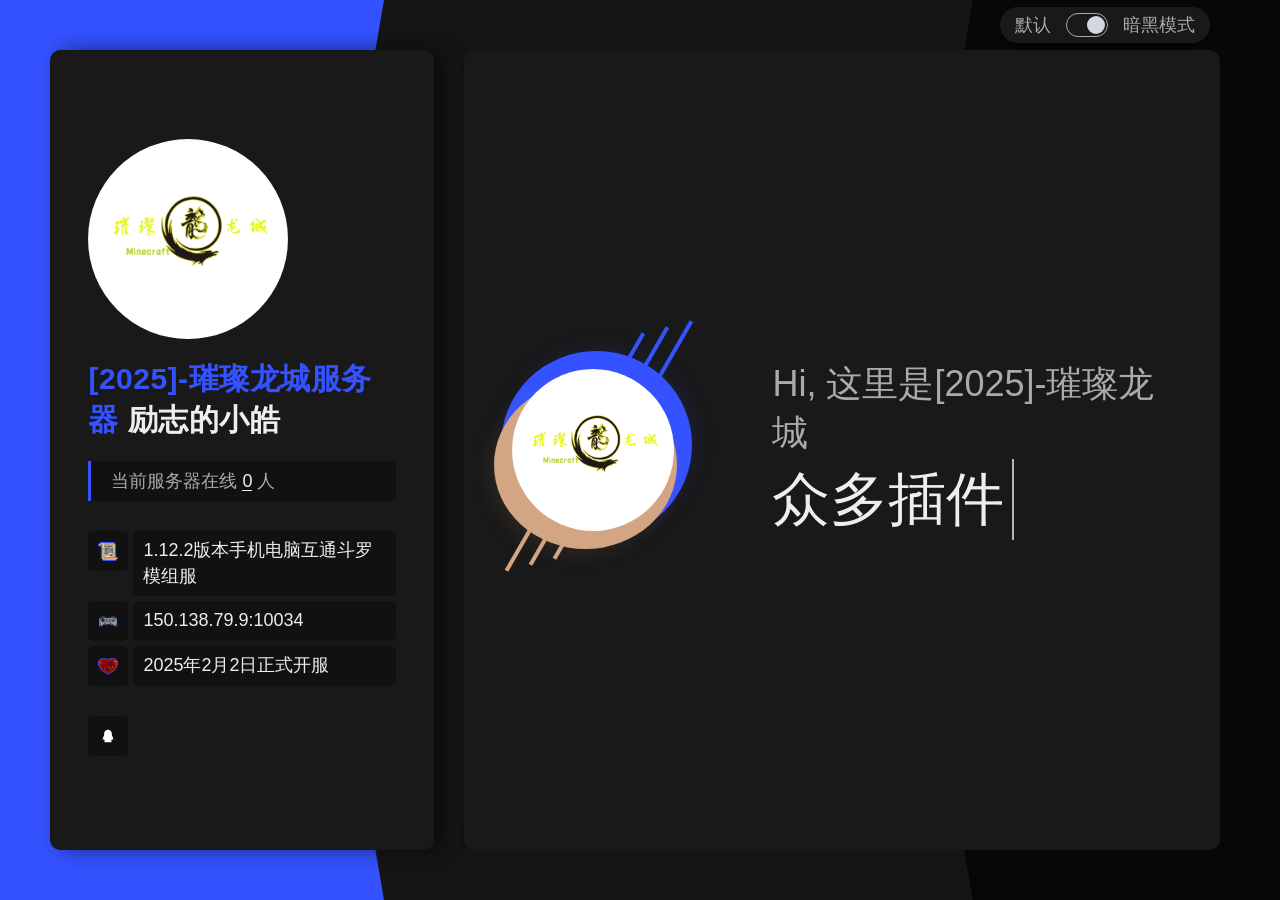
<file: index.html>
<html lang="zhcn">
<head>
<meta http-equiv="Content-Type" content="text/html; charset=utf-8" />
<meta name="description" content="[2025]-璀璨龙城-官方网站">
<meta name="author" content="mcmcxyz">
<meta name="viewport" content="width=device-width, initial-scale=1, maximum-scale=1">
<title>[2025]-璀璨龙城 - 服务器官网 - 小皓-MC_xiao_hao</title>
<link type="text/css" rel="stylesheet" href="css/base.css?ver=4" />
<link type="text/css" rel="stylesheet" href="css/magnific.css?ver=4" />
<link type="text/css" rel="stylesheet" href="css/animated-headlines.css?ver=4" />
<link type="text/css" rel="stylesheet" href="css/style.css?ver=4" />
<link rel="shortcut icon" href="img/portfolio/favicon.ico" />
<link rel="bookmark"href="img/portfolio/favicon.ico" />
<script type="text/javascript" src="https://cdn.repository.webfont.com/wwwroot/js/wf/youziku.api.min.js"></script>
<script type="text/javascript">
   $webfont.load("body", "0b0c6baaf08448a28f525ed59442a762", "OPPOSans-M");
   /*$webfont.load("#id1,.class1,h1", "0b0c6baaf08448a28f525ed59442a762", "OPPOSans-M");*/
   /*．．．*/
   $webfont.draw();
</script>
</head>
<body>
<div class="deebo_fn_main">
	<div class="deebo_fn_switcher_wrap">
		<label>
			<span class="light">默认</span>
				<span class="checkbox_wrap">
					<input type="checkbox" id="skin_switcher" checked>
					<span class="slider round"></span>
				</span>
			<span class="dark">暗黑模式</span>
		</label>
	</div>
	<div class="right_bar_overlay"></div>
	<div class="deebo_fn_modalbox">
		<a class="extra_closer" href="#"></a>
		<div class="box_inner">
			<a class="closer" href="#"><span></span></a>
			<div class="modal_content">
				<div class="modal_in">
				</div>
				<div class="fn__nav" data-from="" data-index="">
					<a href="#" class="prev">
						<span class="text">上一篇</span>
						<span class="arrow_wrapper"><span class="arrow"></span></span>
					</a>
					<a href="#" class="next">
						<span class="text">下一篇</span>
						<span class="arrow_wrapper"><span class="arrow"></span></span>
					</a>
				</div>
			</div>
		</div>
	</div>
	<div class="right_bar_overlay"></div>
	<div class="deebo_fn_modalbox">
		<a class="extra_closer" href="#"></a>
		<div class="box_inner">
			<a class="closer" href="#"><span></span></a>
			<div class="modal_content">
				<div class="modal_in">
				</div>

				<div class="fn__nav" data-from="" data-index="">
					<a href="#" class="prev">
						<span class="text">上一篇</span>
						<span class="arrow_wrapper"><span class="arrow"></span></span>
					</a>
					<a href="#" class="next">
						<span class="text">下一篇</span>
						<span class="arrow_wrapper"><span class="arrow"></span></span>
					</a>
				</div>
			</div>
		</div>
	</div>
	<div class="deebo_fn_cv">
		<div class="deebo_fn__cv">
			<div class="cv__bg"></div>
			<div class="cv__bg2"></div>
			<div class="cv__header">
				<div class="in">
					<div class="avatar">
						<img src="img/header/1.jpg" alt="">
					</div>
					<h3><span>[2025]-璀璨龙城服务器</span> 励志的小皓</h3>
					<p class="quote">当前服务器在线 <a href="#contact" class="anchor"><span data-playercounter-ip="cclc.asia">0</span></a> 人</p>
					<ul class="contact_info">
						<li>
							<span class="icon"><img src="svg/location.svg" alt="" class="fn__svg"></span>
							<p>1.12.2版本手机电脑互通斗罗模组服</p>
						</li>
						<li>
							<span class="icon"><img src="svg/call.svg" alt="" class="fn__svg"></span>
							<p>150.138.79.9:10034</p>
						</li>
						<li>
							<span class="icon"><img src="svg/message.svg" alt="" class="fn__svg"></span>
							<p>2025年2月2日正式开服</p>
						</li>
					</ul>
					<ul class="social">
						<li>
							<a href="https://qm.qq.com/cgi-bin/qm/qr?k=iICWIHBPH3GKzwFPm5cVJUgGP30EyHhi&jump_from=webapi&authKey=zh45i7Cm8MnkQjSb3lzUnhG7rZaNsfnLikpSZ8fGIo4I1y0oJJEjGjfNjoTa0gCG" target="_blank" title="加入QQ群">
								<img class="fn__svg" src="svg/twitter.svg" alt="[2025]-璀璨龙城交流群" />

							</a>
						</li>
					</ul>
				</div>
			</div>
			<!-- /CV Left Side -->

			<!-- /CV Content Side -->
			<div class="cv__content">
				
				<section id="hero-header" class="section_header">
					<div class="content">
						<div class="left_hero_header">
							<div class="circle">
								<div class="bg_img" data-bg-img="img/header/1.jpg"></div>
								<img src="img/thumb/square.jpg" alt="" />
								<div class="circle_holder_blue"><span></span></div>
								<div class="circle_holder_orange"><span></span></div>
								<div class="lines">
									<span></span>
									<span></span>
									<span></span>
								</div>
							</div>
						</div>
						<div class="right_hero_header">
							<div class="my_self">
								<h4>Hi, 这里是[2025]-璀璨龙城</h4>
								<h2>
									<span class="cd-headline clip">
										<span class="cd-words-wrapper">
										  <b class="is-visible">众多插件</b>
										  <b>RPG</b>
										  <b>斗罗</b>
										  <b>有趣的玩法</b>
										  <b>强大怪物<b>
										</span>
									</span>
								</h2>
							</div>
						</div>
					</div>
				</section>
				<section id="cv_biography">
					<div class="section_title">
						<h3>什么是[2025]-璀璨龙城?</h3>
					</div>
					<p>[2025]-璀璨龙城为1.12.2版本手机电脑互通斗罗模组服，拥有大量的特性:</p>
					<div class="fn_cs_info_items">
						<ul>
							<li><p>更贴心的设定: <span>超多副本,炫炸的魂环特效以及魂技特效 签到 活动 PVP 福利 全球商店 </span></p></li>
							<li><p>更刺激的世界: <span>锻造|强化|宝石|进阶|礼包商城</span></p></li>
							<li><p>更好的新手福利: <span>特别新手福利亿年魂环一个！</span></p></li>
							<li><p>更好的武器获得方法: <span>.击杀当前副本的首领可获得装备、武器、道具  </span></p></li>
							<li><p>更好的武器: <span>多花样的RPG装备，让你战斗不再乏味</span></p></li>
							<li><p>半公益服务器: <span>收入5%捐公益！</span></p></li>
						</ul>
					</div>
				</section>
				<section id="cv_education">
					<div class="section_title">
						<h3>详细介绍</h3>
					</div>
					<div class="fn_cs_boxed_list">
						<ul>
							<li>
								<div class="item">
									<div class="item_top">
										<h5>[璀璨龙城]-腐竹-小皓</h5>
										<span>01</span>
									</div>
									<h3>更贴心的设定</h3>
									<p>进服直接领取 超大地皮一个，地皮世界可以用来储存物品</p>
								</div>
							</li>
							<li>
								<div class="item">
									<div class="item_top">
										<h5>[璀璨龙城]-腐竹-小皓</h5>
										<span>02</span>
									</div>
									<h3>更丰富的副本</h3>
									<p>内有数个章节，丰富的怪物，超多副本等你来挑战</p>
								</div>
							</li>
							<li>
								<div class="item">
									<div class="item_top">
										<h5>[璀璨龙城]-腐竹-小皓</h5>
										<span>03</span>
									</div>
									<h3>更刺激的冒险</h3>
									<p>需要与大量的强化怪物斗智斗勇，战胜他们！</p>
								</div>
							</li>
							<li>
								<div class="item">
									<div class="item_top">
										<h5>[璀璨龙城]-腐竹-小皓</h5>
										<span>04</span>
									</div>
									<h3>更多的武器</h3>
									<p>超多炫丽武器，装备，特性登场等</p>
								</div>
							</li>
							<li>
								<div class="item">
									<div class="item_top">
										<h5>[璀璨龙城]-腐竹-小皓</h5>
										<span>05</span>
									</div>
									<h3>更强的菜单</h3>
									<p>基本需要的功能在菜单都有，玩家们可以使用快捷菜单操作！</p>
								</div>
							</li>	
							<li>
								<div class="item">
									<div class="item_top">
										<h5>[璀璨龙城]-腐竹-小皓</h5>
										<span>06</span>
									</div>
									<h3>更多的模式</h3>
									<p>超多副本,炫炸的魂环特效以及魂技特效 签到 活动 PVP 福利 全球商店 ！</p>
								</div>
							</li>	
							<li>
								<div class="item">
									<div class="item_top">
										<h5>[璀璨龙城]-腐竹-小皓</h5>
										<span>07</span>
									</div>
									<h3>更方便的功能</h3>
									<p>锻造|强化|宝石|进阶|礼包商城|金币商城|分解系统|帮派系统|结婚系统</p>
								</div>
							</li>	
							<li>
								<div class="item">
									<div class="item_top">
										<h5>[璀璨龙城]-腐竹-小皓</h5>
										<span>08</span>
									</div>
									<h3>更好的拉人福利</h3>
									<p>拉一位新玩家可以获得点券福利以及魂环福利哦~~~</p>
								</div>
							</li>	
							<li>
								<div class="item">
									<div class="item_top">
										<h5>[璀璨龙城]-腐竹-小皓</h5>
										<span>09</span>
									</div>
									<h3>更多的福利</h3>
									<p>特别新手福利!!!</p>
								</div>
							</li>	
						</ul>
					</div>
				</section>
				<section id="cv_skills">
					<div class="section_title">
						<h3>性能</h3>
					</div>
					<div class="fn_cs_progress_bar">
						<div class="progress_item" data-value="90">
							<div class="item_in">
								<h3 class="progress_title">100Mbps / 三线BGP骨干网</h3>
								<span class="progress_percent"></span>
								<div class="progress_bg"></div>
							</div>
						</div>

						<div class="progress_item" data-value="95">
							<div class="item_in">
								<h3 class="progress_title">64GB运存 / DDR5-4800 超高频率</h3>
								<span class="progress_percent"></span>
								<div class="progress_bg"></div>
							</div>
						</div>

						<div class="progress_item" data-value="100">
							<div class="item_in">
								<h3 class="progress_title">intel i7-14700K  5.6 GHz / 独立服务器</h3>
								<span class="progress_percent"></span>
								<div class="progress_bg"></div>
							</div>
						</div>
					</div>
				</section>
				<section id="cv_services">
					<div class="section_title">
						<h3>加入</h3>
					</div>
					<p>尽管这里列出了可以直接进入的服务器地址，但我们仍希望您能够加群。</p>
					<div class="fn_cs_service_list">
						<ul>
							<li>
								<div class="item">
									<div class="item_left">
										<h3>手机版 Bedrock</h3>
										<p>主线路地址</p>
									</div>
									<div class="item_right">
										<p>IP:</p>
										<h3>cclc.asia</h3>
									</div>
								</div>
							</li>
							<li>
								<div class="item">
									<div class="item_left">
										<h3>电脑版 Java</h3>
										<p>主线路地址</p>
									</div>
									<div class="item_right">
										<p>IP:</p>
										<h3>cclc.asia</h3>
									</div>
								</div>
							</li>
							<li>
								<div class="item">
									<div class="item_left">
										<h3>电脑版 Java</h3>
										<p>备用线路</p>
									</div>
									<div class="item_right">
										<p>IP:</p>
										<h3>xiaohao520.asia</h3>
									</div>
								</div>
							</li>
						</ul>
					</div>
				</section>
				<section id="cv_portfolio">
					<div class="section_title">
						<h3>游戏截图</h3>
					</div>
					<div class="fn_cs_portfolio">
						<div class="portfolio_filter">
							<ul>
								<li><a href="#" class="current" data-filter="*">全部</a></li>
								<li><a href="#" data-filter=".wanfa">玩法</a></li>
								<li><a href="#" data-filter=".fengjing">风景</a></li>
								<li><a href="#" data-filter=".neirong">内容</a></li>
								<li><a href="#" data-filter=".shequ">社区</a></li>
							</ul>
						</div>
						<div class="portfolio_list">
							<ul class="gallery_zoom grid">
								<li class="wanfa grid-item">
									<div class="inner">
										<div class="entry">
											<a class="shequ-wanfa" href="https://励志的小皓">
												<img src="img/thumb/42-56.jpg" alt="" />
												<div class="main" data-bg-img="img/portfolio/1.jpg"></div>
												<div class="mobile_title">
													<h3>玩法A</h3>
													<span>wanfa</span>
												</div>
											</a>
										</div>
									</div>
								</li>
								<li class="fengjing grid-item">
									<div class="inner">
										<div class="entry">
											<a class="shequ-fengjing" href="https://励志的小皓">
												<img src="img/thumb/42-34.jpg" alt="" />
												<div class="main" data-bg-img="img/portfolio/2.jpg"></div>
												<div class="mobile_title">
													<h3>风景A</h3>
													<span>fengjing</span>
												</div>
											</a>
										</div>
									</div>
								</li>
								<li class="neirong grid-item">
									<div class="inner">
										<div class="entry">
											<a class="neironge_link mfp-iframe audio" href="https://励志的小皓">
												<img src="img/thumb/42-56.jpg" alt="" />
												<div class="main" data-bg-img="img/portfolio/3.jpg"></div>
												<div class="mobile_title">
													<h3>内容A</h3>
													<span>neirong</span>
												</div>
											</a>
										</div>
									</div>
								</li>
								<li class="shequ grid-item">
									<div class="inner">
										<div class="entry">
											<a class="zoom" href="img/portfolio/5.jpg">
												<img src="img/thumb/42-56.jpg" alt="" />
												<div class="main" data-bg-img="img/portfolio/5.jpg"></div>
												<div class="mobile_title">
													<h3>社区A</h3>
													<span>shequ</span>
												</div>
											</a>
										</div>
									</div>
								</li>
								<li class="shequ grid-item">
									<div class="inner">
										<div class="entry">
											<a class="zoom" href="img/portfolio/4.jpg">
												<img src="img/thumb/42-34.jpg" alt="" />
												<div class="main" data-bg-img="img/portfolio/4.jpg"></div>
												<div class="mobile_title">
													<h3>社区B</h3>
													<span>shequ</span>
												</div>
											</a>
										</div>
									</div>
								</li>
								<li class="shequ grid-item">
									<div class="inner">
										<div class="entry">
											<a class="zoom" href="img/portfolio/6.jpg">
												<img src="img/thumb/42-34.jpg" alt="" />
												<div class="main" data-bg-img="img/portfolio/6.jpg"></div>
												<div class="mobile_title">
													<h3>内容B</h3>
													<span>neirong</span>
												</div>
											</a>
										</div>
									</div>
								</li>
							</ul>
						</div>			
					</div>
				</section>
				<section id="cv_testimonials">
					<div class="section_title">
						<h3>玩家评价</h3>
					</div>
					<div class="fn_cs_testimonials">
						<ul>
							<li>
								<div class="item">
									<div class="item_left">
										<p>这个服务器和其他的斗罗不同,他的玩法有很大的创新,很适合爱肝的玩家~</p>
									</div>
									<div class="item_right">
										<div class="t_ava">
											<div class="ava_in" data-bg-img="img/testimonials/1.jpg"></div>
										</div>
										<div class="t_name">
											<p>Aewosiri</p>
										</div>
										<div class="t_rating" data-stars="5">
											<div class="rating_in">
												<div class="rating_active"><img src="svg/five-stars.svg" alt="" class="fn__svg"></div>
												<div class="rating_regular"><img src="svg/five-stars.svg" alt="" class="fn__svg"></div>
											</div>
										</div>
									</div>
								</div>
							</li>
							<li>
								<div class="item">
									<div class="item_left">
										<p>玩家都跟友好,都对萌新很友善并给予帮助 </p>
									</div>
									<div class="item_right">
										<div class="t_ava">
											<div class="ava_in" data-bg-img="img/testimonials/2.jpg"></div>
										</div>
										<div class="t_name">
											<p>MC_xiao_ye</p>
										</div>
										<div class="t_rating" data-stars="5">
											<div class="rating_in">
												<div class="rating_active"><img src="svg/five-stars.svg" alt="" class="fn__svg"></div>
												<div class="rating_regular"><img src="svg/five-stars.svg" alt="" class="fn__svg"></div>
											</div>
										</div>
									</div>
								</div>
							</li>
							<li>
								<div class="item">
									<div class="item_left">
										<p>你爱我 但是我不爱你  我只爱服务器</p>
									</div>
									<div class="item_right">
										<div class="t_ava">
											<div class="ava_in" data-bg-img="img/testimonials/3.jpg"></div>
										</div>
										<div class="t_name">
											<p>Chen_Yi</p>
										</div>
										<div class="t_rating" data-stars="5">
											<div class="rating_in">
												<div class="rating_active"><img src="svg/five-stars.svg" alt="" class="fn__svg"></div>
												<div class="rating_regular"><img src="svg/five-stars.svg" alt="" class="fn__svg"></div>
											</div>
										</div>
									</div>
								</div>
							</li>
							<li>
								<div class="item">
									<div class="item_left">
										<p>服务器拥有超炫酷特效！！超牛的boss技能！！！</p>
									</div>
									<div class="item_right">
										<div class="t_ava">
											<div class="ava_in" data-bg-img="img/testimonials/4.jpg"></div>
										</div>
										<div class="t_name">
											<p>MoYuLan</p>
										</div>
										<div class="t_rating" data-stars="5">
											<div class="rating_in">
												<div class="rating_active"><img src="svg/five-stars.svg" alt="" class="fn__svg"></div>
												<div class="rating_regular"><img src="svg/five-stars.svg" alt="" class="fn__svg"></div>
											</div>
										</div>
									</div>
								</div>
							</li>
						</ul>
					</div>
				</section>
				<section id="tips" class="section_tips">
					<div class="section_title">
						<h3>教程帮助</h3>
					</div>

					<div class="tips_content">
						<ul class="modal_items" data-from="blog" data-count="5">
							<li>
								<div class="item modal_item" data-index="1">
									<div class="item_left">
										<p>励志的小皓-MC_xiao_hao</p>
										<h5><a href="#">新手礼包在哪里获得？</a></h5>
										<a href="#" class="read_more">仔细看看</a>
										<div class="fn__hidden">
											<p class="fn__cat">励志的小皓-MC_xiao_hao</p>
											<h3 class="fn__title">新手礼包在哪里获得？</h3>
											<div class="img_holder">
												<img src="img/thumb/square.jpg" alt="">
												<div class="abs_img" data-bg-img="img/blog/1.jpg"></div>
											</div>
											<p class="fn__desc">新手进服会获得7张兑换券以及1张魂环找npc兑换新手装备</p>
											<p class="fn__desc">一定要进入QQ群哦~</p>
											<p class="fn__desc">肝！</p>
										</div>
									</div>
									<div class="item_right">
										<div class="abs_img" data-bg-img="img/blog/1.jpg"></div>
									</div>
								</div>
							</li>
						</ul>
					</div>
					<div class="load_more">
						<a href="#" data-done="完成~" data-no="就这些辣">
							<span class="text">加载更多</span>
							<span class="fn__pulse">
								<span></span>
								<span></span>
								<span></span>
							</span>
						</a>
					</div>
				</section>
			</div>
		</div>
	</div>
</div>
<script type="text/javascript" src="js/jquery.js?ver=4"></script>
<script type="text/javascript" src="js/isotope.js"></script>
<script type="text/javascript" src="js/magnific.js"></script>
<script type="text/javascript" src="js/animated-headlines.js?ver=4"></script>
<script type="text/javascript" src="js/waypoints.js?ver=4"></script>
<script src="js/mc-player-counter.min.js"></script>
<script type="text/javascript" src="js/init.js?ver=4"></script>
</body>
</html>
</file>
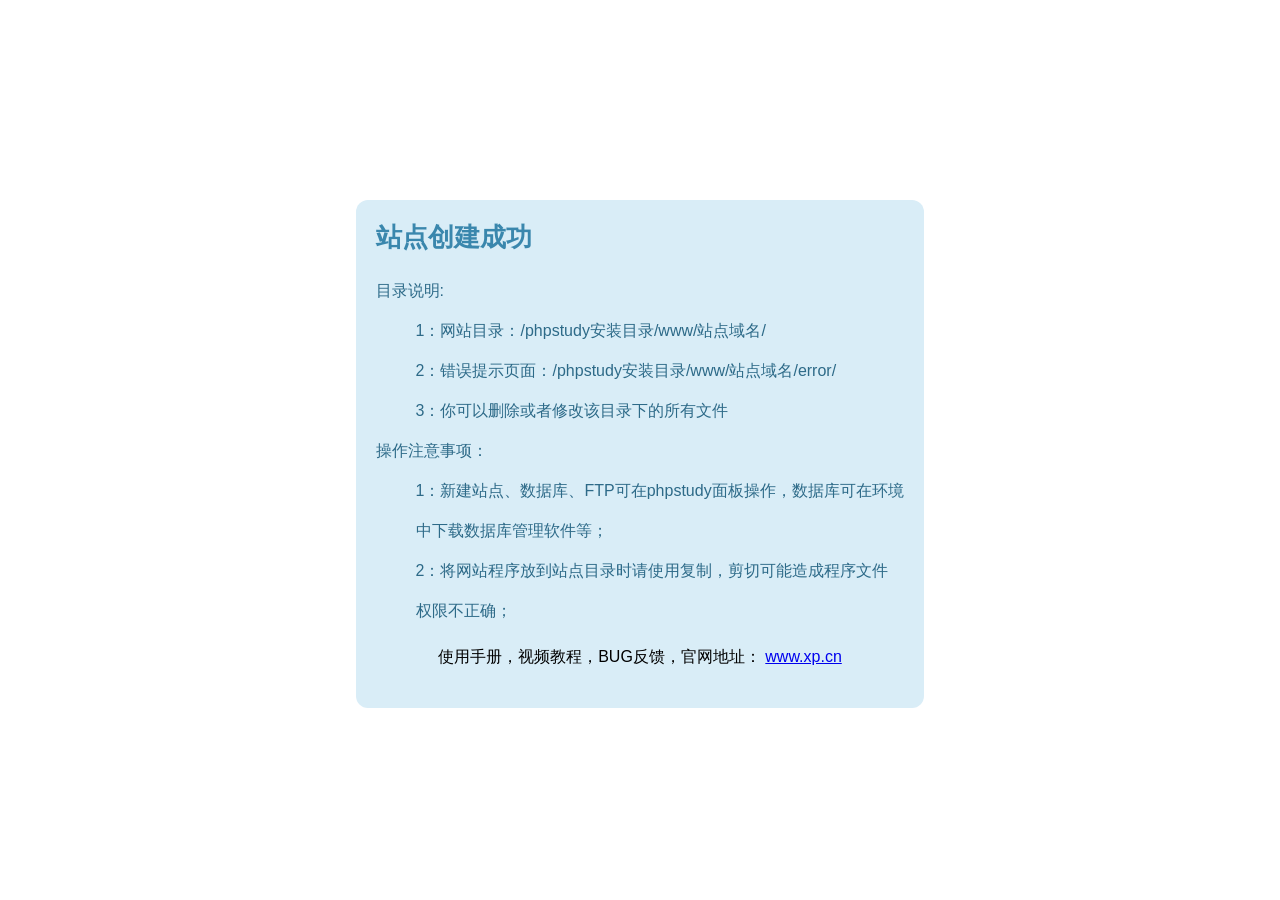
<file: error/index.html>
<!DOCTYPE html>
<html lang="zh-CN">
<head>
  <meta charset="utf-8">
  <title>站点创建成功-phpstudy for windows</title>
  <meta name="keywords" content="">
  <meta name="description" content="">
  <meta name="renderer" content="webkit">
  <meta http-equiv="X-UA-Compatible" content="IE=edge,chrome=1">
  <meta name="viewport" content="width=device-width, initial-scale=1, maximum-scale=1">
  <meta name="apple-mobile-web-app-status-bar-style" content="black"> 
  <meta name="apple-mobile-web-app-capable" content="yes">
  <meta name="format-detection" content="telephone=no">
  <meta HTTP-EQUIV="pragma" CONTENT="no-cache"> 
  <meta HTTP-EQUIV="Cache-Control" CONTENT="no-store, must-revalidate"> 
  <meta HTTP-EQUIV="expires" CONTENT="Wed, 26 Feb 1997 08:21:57 GMT"> 
  <meta HTTP-EQUIV="expires" CONTENT="0">
  <style>
    body{
      font: 16px arial,'Microsoft Yahei','Hiragino Sans GB',sans-serif;
    }
    h1{
      margin: 0;
      color:#3a87ad;
      font-size: 26px;
    }
    .content{
      width: 45%;
      margin: 0 auto;
     
    }
    .content >div{
      margin-top: 200px;
      padding: 20px;
      background: #d9edf7;  
      border-radius: 12px;
    }
    .content dl{
      color: #2d6a88;
      line-height: 40px;
    } 
    .content div div {
      padding-bottom: 20px;
      text-align:center;
    }
  </style>
</head>
<body>
  <div class="content">
      <div>
           <h1>站点创建成功</h1>
        <dl>
          <dt>目录说明:</dt>
          <dd>1：网站目录：/phpstudy安装目录/www/站点域名/</dd>
          <dd>2：错误提示页面：/phpstudy安装目录/www/站点域名/error/</dd>
          <dd>3：你可以删除或者修改该目录下的所有文件</dd>
          <dt>操作注意事项：</dt>
          <dd>1：新建站点、数据库、FTP可在phpstudy面板操作，数据库可在环境中下载数据库管理软件等；</dd>
          <dd>2：将网站程序放到站点目录时请使用复制，剪切可能造成程序文件权限不正确；</dd>
         
        </dl>
        <div>使用手册，视频教程，BUG反馈，官网地址： <a href="https://www.xp.cn"  target="_blank">www.xp.cn</a> </div>
    
      </div>
    </div> 
</body>
</html>
</file>
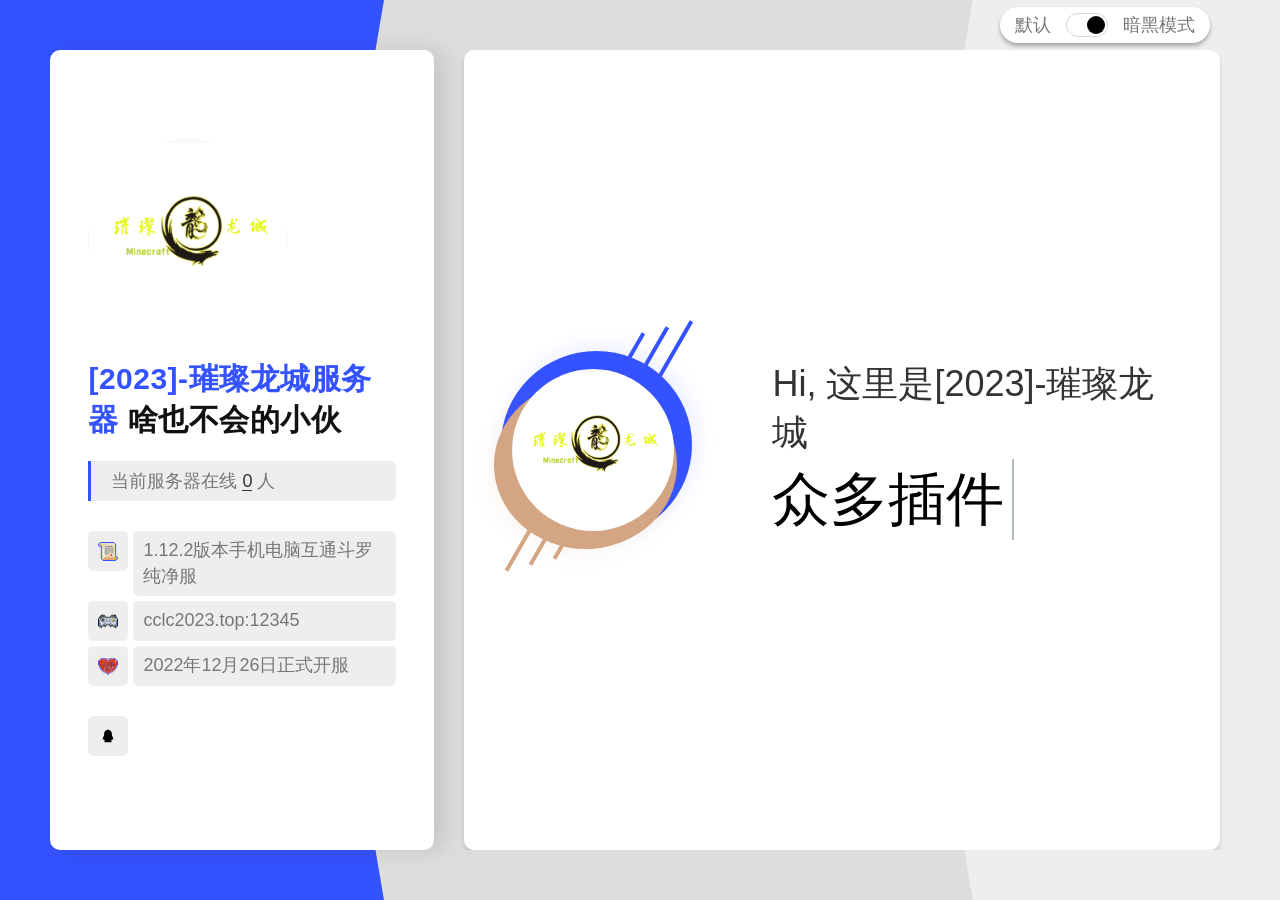
<file: index-light.html>
<html lang="zhcn">
<head>
<meta http-equiv="Content-Type" content="text/html; charset=utf-8" />
<meta name="description" content="[2023]-璀璨龙城-官方网站">
<meta name="author" content="mcmcxyz">
<meta name="viewport" content="width=device-width, initial-scale=1, maximum-scale=1">
<title>[2023]-璀璨龙城 - 服务器官网 - 小皓-MC_xiao_hao</title>
<link type="text/css" rel="stylesheet" href="css/base.css?ver=4" />
<link type="text/css" rel="stylesheet" href="css/magnific.css?ver=4" />
<link type="text/css" rel="stylesheet" href="css/animated-headlines.css?ver=4" />
<link type="text/css" rel="stylesheet" href="css/style.css?ver=4" />
<link rel="shortcut icon" href="img/portfolio/favicon.ico" />
<link rel="bookmark"href="img/portfolio/favicon.ico" />
<script type="text/javascript" src="https://cdn.repository.webfont.com/wwwroot/js/wf/youziku.api.min.js"></script>
<script type="text/javascript">
   $webfont.load("body", "0b0c6baaf08448a28f525ed59442a762", "OPPOSans-M");
   /*$webfont.load("#id1,.class1,h1", "0b0c6baaf08448a28f525ed59442a762", "OPPOSans-M");*/
   /*．．．*/
   $webfont.draw();
</script>
</head>
<body class="light">
<div class="deebo_fn_main">
	<div class="deebo_fn_switcher_wrap">
		<label>
			<span class="light">默认</span>
				<span class="checkbox_wrap">
					<input type="checkbox" id="skin_switcher" checked>
					<span class="slider round"></span>
				</span>
			<span class="dark">暗黑模式</span>
		</label>
	</div>
	<div class="right_bar_overlay"></div>
	<div class="deebo_fn_modalbox">
		<a class="extra_closer" href="#"></a>
		<div class="box_inner">
			<a class="closer" href="#"><span></span></a>
			<div class="modal_content">
				<div class="modal_in">
				</div>
				<div class="fn__nav" data-from="" data-index="">
					<a href="#" class="prev">
						<span class="text">上一篇</span>
						<span class="arrow_wrapper"><span class="arrow"></span></span>
					</a>
					<a href="#" class="next">
						<span class="text">下一篇</span>
						<span class="arrow_wrapper"><span class="arrow"></span></span>
					</a>
				</div>
			</div>
		</div>
	</div>
	<div class="right_bar_overlay"></div>
	<div class="deebo_fn_modalbox">
		<a class="extra_closer" href="#"></a>
		<div class="box_inner">
			<a class="closer" href="#"><span></span></a>
			<div class="modal_content">
				<div class="modal_in">
				</div>

				<div class="fn__nav" data-from="" data-index="">
					<a href="#" class="prev">
						<span class="text">上一篇</span>
						<span class="arrow_wrapper"><span class="arrow"></span></span>
					</a>
					<a href="#" class="next">
						<span class="text">下一篇</span>
						<span class="arrow_wrapper"><span class="arrow"></span></span>
					</a>
				</div>
			</div>
		</div>
	</div>
	<div class="deebo_fn_cv">
		<div class="deebo_fn__cv">
			<div class="cv__bg"></div>
			<div class="cv__bg2"></div>
			<div class="cv__header">
				<div class="in">
					<div class="avatar">
						<img src="img/header/1.jpg" alt="">
					</div>
					<h3><span>[2023]-璀璨龙城服务器</span> 啥也不会的小伙</h3>
					<p class="quote">当前服务器在线 <a href="#contact" class="anchor"><span data-playercounter-ip="cclc2023.top:12345">0</span></a> 人</p>
					<ul class="contact_info">
						<li>
							<span class="icon"><img src="svg/location.svg" alt="" class="fn__svg"></span>
							<p>1.12.2版本手机电脑互通斗罗纯净服</p>
						</li>
						<li>
							<span class="icon"><img src="svg/call.svg" alt="" class="fn__svg"></span>
							<p>cclc2023.top:12345</p>
						</li>
						<li>
							<span class="icon"><img src="svg/message.svg" alt="" class="fn__svg"></span>
							<p>2022年12月26日正式开服</p>
						</li>
					</ul>
					<ul class="social">
						<li>
							<a href="https://qm.qq.com/cgi-bin/qm/qr?k=iICWIHBPH3GKzwFPm5cVJUgGP30EyHhi&jump_from=webapi&authKey=zh45i7Cm8MnkQjSb3lzUnhG7rZaNsfnLikpSZ8fGIo4I1y0oJJEjGjfNjoTa0gCG" target="_blank" title="加入QQ群">
								<img class="fn__svg" src="svg/twitter.svg" alt="[2023]-璀璨龙城交流群" />

							</a>
						</li>
					</ul>
				</div>
			</div>
			<!-- /CV Left Side -->

			<!-- /CV Content Side -->
			<div class="cv__content">
				
				<section id="hero-header" class="section_header">
					<div class="content">
						<div class="left_hero_header">
							<div class="circle">
								<div class="bg_img" data-bg-img="img/header/1.jpg"></div>
								<img src="img/thumb/square.jpg" alt="" />
								<div class="circle_holder_blue"><span></span></div>
								<div class="circle_holder_orange"><span></span></div>
								<div class="lines">
									<span></span>
									<span></span>
									<span></span>
								</div>
							</div>
						</div>
						<div class="right_hero_header">
							<div class="my_self">
								<h4>Hi, 这里是[2023]-璀璨龙城</h4>
								<h2>
									<span class="cd-headline clip">
										<span class="cd-words-wrapper">
										  <b class="is-visible">众多插件</b>
										  <b>RPG</b>
										  <b>斗罗</b>
										  <b>有趣的玩法</b>
										  <b>强大怪物<b>
										</span>
									</span>
								</h2>
							</div>
						</div>
					</div>
				</section>
				<section id="cv_biography">
					<div class="section_title">
						<h3>什么是[2023]-璀璨龙城?</h3>
					</div>
					<p>[2023]-璀璨龙城为1.12.2版本手机电脑互通斗罗纯净服，拥有大量的特性:</p>
					<div class="fn_cs_info_items">
						<ul>
							<li><p>更贴心的设定: <span>超多副本,炫炸的魂环特效以及魂技特效 签到 活动 PVP 福利 全球商店 </span></p></li>
							<li><p>更刺激的世界: <span>锻造|强化|宝石|进阶|礼包商城</span></p></li>
							<li><p>更好的新手福利: <span>特别新手福利亿年魂环一个！</span></p></li>
							<li><p>更好的武器获得方法: <span>.击杀当前副本的首领可获得装备、武器、道具  </span></p></li>
							<li><p>更好的武器: <span>多花样的RPG装备，让你战斗不再乏味</span></p></li>
							<li><p>半公益服务器: <span>收入5%捐公益！</span></p></li>
						</ul>
					</div>
				</section>
				<section id="cv_education">
					<div class="section_title">
						<h3>详细介绍</h3>
					</div>
					<div class="fn_cs_boxed_list">
						<ul>
							<li>
								<div class="item">
									<div class="item_top">
										<h5>[璀璨龙城]-腐竹-小皓</h5>
										<span>01</span>
									</div>
									<h3>更贴心的设定</h3>
									<p>进服直接领取 超大地皮一个，地皮世界可以用来储存物品</p>
								</div>
							</li>
							<li>
								<div class="item">
									<div class="item_top">
										<h5>[璀璨龙城]-腐竹-小皓</h5>
										<span>02</span>
									</div>
									<h3>更丰富的副本</h3>
									<p>内有数个章节，丰富的怪物，超多副本等你来挑战</p>
								</div>
							</li>
							<li>
								<div class="item">
									<div class="item_top">
										<h5>[璀璨龙城]-腐竹-小皓</h5>
										<span>03</span>
									</div>
									<h3>更刺激的冒险</h3>
									<p>需要与大量的强化怪物斗智斗勇，战胜他们！</p>
								</div>
							</li>
							<li>
								<div class="item">
									<div class="item_top">
										<h5>[璀璨龙城]-腐竹-小皓</h5>
										<span>04</span>
									</div>
									<h3>更多的武器</h3>
									<p>超多炫丽武器，装备，特性登场等</p>
								</div>
							</li>
							<li>
								<div class="item">
									<div class="item_top">
										<h5>[璀璨龙城]-腐竹-小皓</h5>
										<span>05</span>
									</div>
									<h3>更强的菜单</h3>
									<p>基本需要的功能在菜单都有，玩家们可以使用快捷菜单操作！</p>
								</div>
							</li>	
							<li>
								<div class="item">
									<div class="item_top">
										<h5>[璀璨龙城]-腐竹-小皓</h5>
										<span>06</span>
									</div>
									<h3>更多的模式</h3>
									<p>超多副本,炫炸的魂环特效以及魂技特效 签到 活动 PVP 福利 全球商店 ！</p>
								</div>
							</li>	
							<li>
								<div class="item">
									<div class="item_top">
										<h5>[璀璨龙城]-腐竹-小皓</h5>
										<span>07</span>
									</div>
									<h3>更方便的功能</h3>
									<p>锻造|强化|宝石|进阶|礼包商城|金币商城|分解系统|帮派系统|结婚系统</p>
								</div>
							</li>	
							<li>
								<div class="item">
									<div class="item_top">
										<h5>[璀璨龙城]-腐竹-小皓</h5>
										<span>08</span>
									</div>
									<h3>更好的拉人福利</h3>
									<p>拉一位新玩家可以获得点券福利以及魂环福利哦~~~</p>
								</div>
							</li>	
							<li>
								<div class="item">
									<div class="item_top">
										<h5>[璀璨龙城]-腐竹-小皓</h5>
										<span>09</span>
									</div>
									<h3>更多的福利</h3>
									<p>特别新手福利!!!</p>
								</div>
							</li>	
						</ul>
					</div>
				</section>
				<section id="cv_skills">
					<div class="section_title">
						<h3>性能</h3>
					</div>
					<div class="fn_cs_progress_bar">
						<div class="progress_item" data-value="90">
							<div class="item_in">
								<h3 class="progress_title">intel E5 2697v2 3.8Ghz / 独立服务器</h3>
								<span class="progress_percent"></span>
								<div class="progress_bg"></div>
							</div>
						</div>

						<div class="progress_item" data-value="95">
							<div class="item_in">
								<h3 class="progress_title">100Mbps / 三线BGP骨干网</h3>
								<span class="progress_percent"></span>
								<div class="progress_bg"></div>
							</div>
						</div>
					</div>
				</section>
				<section id="cv_services">
					<div class="section_title">
						<h3>加入</h3>
					</div>
					<p>尽管这里列出了可以直接进入的服务器地址，但我们仍希望您能够加群。</p>
					<div class="fn_cs_service_list">
						<ul>
							<li>
								<div class="item">
									<div class="item_left">
										<h3>手机版 Bedrock</h3>
										<p>主线路地址</p>
									</div>
									<div class="item_right">
										<p>IP:</p>
										<h3>cclc2023.top:12345</h3>
									</div>
								</div>
							</li>
							<li>
								<div class="item">
									<div class="item_left">
										<h3>电脑版 Java</h3>
										<p>主线路地址</p>
									</div>
									<div class="item_right">
										<p>IP:</p>
										<h3>cclc.cclc2023.top</h3>
									</div>
								</div>
							</li>
							<li>
								<div class="item">
									<div class="item_left">
										<h3>电脑版 Java</h3>
										<p>备用线路</p>
									</div>
									<div class="item_right">
										<p>IP:</p>
										<h3>cclc2023.top:12345</h3>
									</div>
								</div>
							</li>
						</ul>
					</div>
				</section>
				<section id="cv_portfolio">
					<div class="section_title">
						<h3>游戏截图</h3>
					</div>
					<div class="fn_cs_portfolio">
						<div class="portfolio_filter">
							<ul>
								<li><a href="#" class="current" data-filter="*">全部</a></li>
								<li><a href="#" data-filter=".wanfa">玩法</a></li>
								<li><a href="#" data-filter=".fengjing">风景</a></li>
								<li><a href="#" data-filter=".neirong">内容</a></li>
								<li><a href="#" data-filter=".shequ">社区</a></li>
							</ul>
						</div>
						<div class="portfolio_list">
							<ul class="gallery_zoom grid">
								<li class="wanfa grid-item">
									<div class="inner">
										<div class="entry">
											<a class="shequ-wanfa" href="https://啥也不会的小伙">
												<img src="img/thumb/42-56.jpg" alt="" />
												<div class="main" data-bg-img="img/portfolio/1.jpg"></div>
												<div class="mobile_title">
													<h3>玩法A</h3>
													<span>wanfa</span>
												</div>
											</a>
										</div>
									</div>
								</li>
								<li class="fengjing grid-item">
									<div class="inner">
										<div class="entry">
											<a class="shequ-fengjing" href="https://啥也不会的小伙">
												<img src="img/thumb/42-34.jpg" alt="" />
												<div class="main" data-bg-img="img/portfolio/2.jpg"></div>
												<div class="mobile_title">
													<h3>风景A</h3>
													<span>fengjing</span>
												</div>
											</a>
										</div>
									</div>
								</li>
								<li class="neirong grid-item">
									<div class="inner">
										<div class="entry">
											<a class="neironge_link mfp-iframe audio" href="https://啥也不会的小伙">
												<img src="img/thumb/42-56.jpg" alt="" />
												<div class="main" data-bg-img="img/portfolio/3.jpg"></div>
												<div class="mobile_title">
													<h3>内容A</h3>
													<span>neirong</span>
												</div>
											</a>
										</div>
									</div>
								</li>
								<li class="shequ grid-item">
									<div class="inner">
										<div class="entry">
											<a class="zoom" href="img/portfolio/5.jpg">
												<img src="img/thumb/42-56.jpg" alt="" />
												<div class="main" data-bg-img="img/portfolio/5.jpg"></div>
												<div class="mobile_title">
													<h3>社区A</h3>
													<span>shequ</span>
												</div>
											</a>
										</div>
									</div>
								</li>
								<li class="shequ grid-item">
									<div class="inner">
										<div class="entry">
											<a class="zoom" href="img/portfolio/4.jpg">
												<img src="img/thumb/42-34.jpg" alt="" />
												<div class="main" data-bg-img="img/portfolio/4.jpg"></div>
												<div class="mobile_title">
													<h3>社区B</h3>
													<span>shequ</span>
												</div>
											</a>
										</div>
									</div>
								</li>
								<li class="shequ grid-item">
									<div class="inner">
										<div class="entry">
											<a class="zoom" href="img/portfolio/6.jpg">
												<img src="img/thumb/42-34.jpg" alt="" />
												<div class="main" data-bg-img="img/portfolio/6.jpg"></div>
												<div class="mobile_title">
													<h3>内容B</h3>
													<span>neirong</span>
												</div>
											</a>
										</div>
									</div>
								</li>
							</ul>
						</div>			
					</div>
				</section>
				<section id="cv_testimonials">
					<div class="section_title">
						<h3>玩家评价</h3>
					</div>
					<div class="fn_cs_testimonials">
						<ul>
							<li>
								<div class="item">
									<div class="item_left">
										<p>这个服务器和其他的斗罗不同,他的玩法有很大的创新,很适合爱肝的玩家~</p>
									</div>
									<div class="item_right">
										<div class="t_ava">
											<div class="ava_in" data-bg-img="img/testimonials/1.jpg"></div>
										</div>
										<div class="t_name">
											<p>Aewosiri</p>
										</div>
										<div class="t_rating" data-stars="5">
											<div class="rating_in">
												<div class="rating_active"><img src="svg/five-stars.svg" alt="" class="fn__svg"></div>
												<div class="rating_regular"><img src="svg/five-stars.svg" alt="" class="fn__svg"></div>
											</div>
										</div>
									</div>
								</div>
							</li>
							<li>
								<div class="item">
									<div class="item_left">
										<p>玩家都跟友好,都对萌新很友善并给予帮助 </p>
									</div>
									<div class="item_right">
										<div class="t_ava">
											<div class="ava_in" data-bg-img="img/testimonials/2.jpg"></div>
										</div>
										<div class="t_name">
											<p>MC_xiao_ye</p>
										</div>
										<div class="t_rating" data-stars="5">
											<div class="rating_in">
												<div class="rating_active"><img src="svg/five-stars.svg" alt="" class="fn__svg"></div>
												<div class="rating_regular"><img src="svg/five-stars.svg" alt="" class="fn__svg"></div>
											</div>
										</div>
									</div>
								</div>
							</li>
							<li>
								<div class="item">
									<div class="item_left">
										<p>你爱我 但是我不爱你  我只爱服务器</p>
									</div>
									<div class="item_right">
										<div class="t_ava">
											<div class="ava_in" data-bg-img="img/testimonials/3.jpg"></div>
										</div>
										<div class="t_name">
											<p>Chen_Yi</p>
										</div>
										<div class="t_rating" data-stars="5">
											<div class="rating_in">
												<div class="rating_active"><img src="svg/five-stars.svg" alt="" class="fn__svg"></div>
												<div class="rating_regular"><img src="svg/five-stars.svg" alt="" class="fn__svg"></div>
											</div>
										</div>
									</div>
								</div>
							</li>
							<li>
								<div class="item">
									<div class="item_left">
										<p>服务器拥有超炫酷特效！！超牛的boss技能！！！</p>
									</div>
									<div class="item_right">
										<div class="t_ava">
											<div class="ava_in" data-bg-img="img/testimonials/4.jpg"></div>
										</div>
										<div class="t_name">
											<p>MoYuLan</p>
										</div>
										<div class="t_rating" data-stars="5">
											<div class="rating_in">
												<div class="rating_active"><img src="svg/five-stars.svg" alt="" class="fn__svg"></div>
												<div class="rating_regular"><img src="svg/five-stars.svg" alt="" class="fn__svg"></div>
											</div>
										</div>
									</div>
								</div>
							</li>
						</ul>
					</div>
				</section>
				<section id="tips" class="section_tips">
					<div class="section_title">
						<h3>教程帮助</h3>
					</div>

					<div class="tips_content">
						<ul class="modal_items" data-from="blog" data-count="5">
							<li>
								<div class="item modal_item" data-index="1">
									<div class="item_left">
										<p>啥也不会的小伙-MC_xiao_hao</p>
										<h5><a href="#">新手礼包在哪里获得？</a></h5>
										<a href="#" class="read_more">仔细看看</a>
										<div class="fn__hidden">
											<p class="fn__cat">啥也不会的小伙-MC_xiao_hao</p>
											<h3 class="fn__title">新手礼包在哪里获得？</h3>
											<div class="img_holder">
												<img src="img/thumb/square.jpg" alt="">
												<div class="abs_img" data-bg-img="img/blog/1.jpg"></div>
											</div>
											<p class="fn__desc">新手进服会获得7张兑换券以及1张魂环找npc兑换新手装备</p>
											<p class="fn__desc">一定要进入QQ群哦~</p>
											<p class="fn__desc">肝！</p>
										</div>
									</div>
									<div class="item_right">
										<div class="abs_img" data-bg-img="img/blog/1.jpg"></div>
									</div>
								</div>
							</li>
						</ul>
					</div>
					<div class="load_more">
						<a href="#" data-done="完成~" data-no="就这些辣">
							<span class="text">加载更多</span>
							<span class="fn__pulse">
								<span></span>
								<span></span>
								<span></span>
							</span>
						</a>
					</div>
				</section>
			</div>
		</div>
	</div>
</div>
<script type="text/javascript" src="js/jquery.js?ver=4"></script>
<script type="text/javascript" src="js/isotope.js"></script>
<script type="text/javascript" src="js/magnific.js"></script>
<script type="text/javascript" src="js/animated-headlines.js?ver=4"></script>
<script type="text/javascript" src="js/waypoints.js?ver=4"></script>
<script src="js/mc-player-counter.min.js"></script>
<script type="text/javascript" src="js/init.js?ver=4"></script>
</body>
</html>
</file>
<file: css/base.css>
/*
This file is made by Frenify
This css file includes all base styles and template's main color (in this tempalte main color is pink(#f00a77)). 
Template's main color styles located at the bottom of this file.
*/
html,body,div,span,applet,object,iframe,h1,h2,h3,h4,h5,h6,p,blockquote,pre,a,abbr,acronym,address,big,cite,code,del,dfn,em,font,ins,kbd,q,s,samp,small,strike,strong,sub,sup,tt,var,b,u,i,center,dl,dt,dd,ol,ul,li,fieldset,form,label,legend,table,caption,tbody,tfoot,thead,tr,th,td
	{
	background: transparent;
	border: 0;
	margin: 0;
	padding: 0;
	vertical-align: baseline;
	outline: none;
}

article, aside, details, figcaption, figure, footer, header, hgroup, nav, section {
    display: block;
}

blockquote {
	quotes: none;
}

blockquote:before,blockquote:after {
	content: '';
	content: none;
}
ul, ol{
	margin:30px;
	list-style-type: none;
}
ul li, ol li{
	margin-bottom:5px;
}
img{
	vertical-align:middle;
	max-width:100%;
}
iframe{
	max-width:100%;
}
del {
	text-decoration: line-through;
}
a, i{
	-webkit-transition: all .3s ease;
	   -moz-transition: all .3s ease;
	    -ms-transition: all .3s ease;
	     -o-transition: all .3s ease;
	        transition: all .3s ease;
	border:none;
}
a:hover{text-decoration:none;}

h1, h2, h3, h4, h5, h6{
	font-weight:700;
	color:#0b0a0c;
	margin-bottom:20px;
}
h1 { font-size: 45px; }
h2 { font-size: 36px; }
h3 { font-size: 30px; }
h4 { font-size: 24px; }
h5 { font-size: 20px; }
h6 { font-size: 16px; }

table{
	width:100%;
	max-width:100%;
	text-align:left;
	border-collapse: collapse;
	border-spacing: 0px;
	margin-bottom:15px;
	color:#999;
	border:1px solid #eee;
}
table tr{
	border:1px solid #eee;
}
table th{
	vertical-align:top;
	color:#333;
	background:none;
	font-size:16px;
	font-weight:normal;
	padding:15px 10px;
	border:1px solid #eee;
}
table td{
	vertical-align:top;
	padding:10px;
	border:1px solid #eee;
}

code, pre {
	padding: 10px;
	padding-bottom: 0;
	border-left: 3px solid #6FBF71;
	border-bottom: 1px solid transparent;
	background: #f7f7f7;
	overflow-x:scroll;
}

pre{
	display: block;	
	word-break: break-all;
	word-wrap: break-word;
}
pre code { white-space: pre-wrap; }

p{
	letter-spacing:1px;
}


.space10{width:100%; float:left; clear:both; margin-bottom:10px;}
.space20{width:100%; float:left; clear:both; margin-bottom:20px;}
.space30{width:100%; float:left; clear:both; margin-bottom:30px;}
.space40{width:100%; float:left; clear:both; margin-bottom:40px;}
.space50{width:100%; float:left; clear:both; margin-bottom:50px;}
.space60{width:100%; float:left; clear:both; margin-bottom:60px;}
.space70{width:100%; float:left; clear:both; margin-bottom:70px;}
.space80{width:100%; float:left; clear:both; margin-bottom:80px;}
.space90{width:100%; float:left; clear:both; margin-bottom:90px;}
.space100{width:100%; float:left; clear:both; margin-bottom:100px;}
.space200{width:100%; float:left; clear:both; margin-bottom:200px;}
.space300{width:100%; float:left; clear:both; margin-bottom:300px;}
.space400{width:100%; float:left; clear:both; margin-bottom:400px;}
.space500{width:100%; float:left; clear:both; margin-bottom:500px;}
.space1000{width:100%; float:left; clear:both; margin-bottom:1000px;}


/*------------------------------------------------------------------*/ 
/*	x) FORM ELEMENTS
/*------------------------------------------------------------------*/
textarea{
	border-radius:0;
	font-size:13px;
	color:#333;
	resize:vertical;
	font-family:'Raleway', Arial, Helvetica, sans-serif;
	
	-webkit-box-sizing: border-box; /* Safari/Chrome, other WebKit */
	-moz-box-sizing: border-box;    /* Firefox, other Gecko */
	-ms-box-sizing: border-box;     /* IE 10 + */
	box-sizing: border-box;         /* Opera/IE 8+ */
	
	line-height:1.4;
	padding:10px!important;
	width:100%;
	border:1px solid #eee;
	
	-webkit-transition: all .3s ease;
	   -moz-transition: all .3s ease;
	    -ms-transition: all .3s ease;
	     -o-transition: all .3s ease;
	        transition: all .3s ease;
}
input[type="text"],
input[type="password"],
input[type="datetime"],
input[type="datetime-local"],
input[type="date"],
input[type="month"],
input[type="time"],
input[type="week"],
input[type="number"],
input[type="email"],
input[type="url"],
input[type="search"],
input[type="tel"],
input[type="color"],
.uneditable-input {
	border-radius:0;
	font-size:13px;
	min-width:220px;
	color:#333;
	letter-spacing:0.5px;
	
	-webkit-box-sizing: border-box; /* Safari/Chrome, other WebKit */
	-moz-box-sizing: border-box;    /* Firefox, other Gecko */
	-ms-box-sizing: border-box;     /* IE 10 + */
	box-sizing: border-box;         /* Opera/IE 8+ */
	
	font-family:'Raleway', Arial, Helvetica, sans-serif;
	
	line-height:1.6;
	padding:10px!important;
	height:44px;
	vertical-align:middle;
	border:1px solid #eee;
	
	-webkit-transition: all .3s ease;
	   -moz-transition: all .3s ease;
	    -ms-transition: all .3s ease;
	     -o-transition: all .3s ease;
	        transition: all .3s ease;
	
}

textarea:focus,
input[type="text"]:focus,
input[type="password"]:focus,
input[type="datetime"]:focus,
input[type="datetime-local"]:focus,
input[type="date"]:focus,
input[type="month"]:focus,
input[type="time"]:focus,
input[type="week"]:focus,
input[type="number"]:focus,
input[type="email"]:focus,
input[type="url"]:focus,
input[type="search"]:focus,
input[type="tel"]:focus,
input[type="color"]:focus,
.uneditable-input:focus {
	border-color:#ccc;
	background:#eee;
}


input[type="submit"]{
	padding: 13px 15px;
	height: 40px;
	line-height: 1;
	text-transform: uppercase;
	font-size: 13px;
	font-weight: 600;
	text-decoration: none;
	letter-spacing: 0.5px;
	border:none;
	cursor:pointer;
	color: #FFF;
	background:#777;
	
	-webkit-transition: all .3s ease;
	   -moz-transition: all .3s ease;
	    -ms-transition: all .3s ease;
	     -o-transition: all .3s ease;
	        transition: all .3s ease;
}
input[type="submit"]:hover{
	background:#444;
}
select{
	padding:8px;
	border:2px solid #eee;
}
input[type="button"]{
	cursor:pointer;
	-webkit-transition: all .3s ease;
	   -moz-transition: all .3s ease;
	    -ms-transition: all .3s ease;
	     -o-transition: all .3s ease;
	        transition: all .3s ease;
}
</file>
<file: css/style.css>
@charset "utf-8";
/*
/*	Copyright (c) 2022 Frenify
/*	Author: Frenify
/*	This file is made for CURRENT TEMPLATE
/*


	List of CSS codes:
	
	01) Base
	02) Site Structure
	03) Section Hero Header
	04) Main title
	05) Info Items
	06) Boxed List
	07) Progress bar
	08) Section Portfolio
	09) Testimonials
	10) Section Clients
	11) Section News
		11.1) Modalbox (used for news)
	12) Section Contact
	13) LIGHT Version
	14) Responsive


/*------------------------------------------------------------------*/
/*	01) Base
/*------------------------------------------------------------------*/
:root{
	--mc: #3452ff;
}
html{
	overflow-x: hidden;
	padding: 0px;
	margin: 0px
}
*:after,
*:before,
*{
	box-sizing: border-box;
}
body{
	font-family: 'Jost',sans-serif;
	font-size: 18px;
	letter-spacing: 0;
	font-weight: 400;
	color: #0b0a0c;
	position: relative;
}
[class^="deebo_fn_"]{
	width: 100%;
	float: left;
	clear: both;
}
.deebo_fn_wrapper,
.deebo_fn_wrapper *{
	box-sizing: border-box;
}
.deebo_fn_wrapper{
	position: relative;
	z-index: 2;
}
.fn__svg{
	fill: currentcolor;
	width: 18px;
	height: 18px;
}
p{
	letter-spacing: 0;
}
h1, h2, h3, h4, h5, h6{color: #eee;}
/*------------------------------------------------------------------*/
/*	02) Site Structure
/*------------------------------------------------------------------*/
body.resume-opened{
	height: 100vh;
	overflow: hidden;
}
body.resume-opened .deebo_fn_cv{
	opacity: 1;
	visibility: visible;
    transition: all .5s ease;
}
body.resume-opened .deebo_fn__cv{
	opacity: 1;
	visibility: visible;
	transform: translateY(0px);
}
body.resume-opened .deebo_fn_cv .closer{
	transform: translateX(0px);
	transition: transform .5s 1s ease;
}
.deebo_fn_cv{
	position: fixed;
	top: 0px;
	left: 0px;
	right: 0px;
	height: 100vh;
	z-index: 77;
	background-color: rgba(29,27,25,.95);
	opacity: 0;
	visibility: hidden;
	
	-webkit-transition: all .5s ease;
	   -moz-transition: all .5s ease;
	    -ms-transition: all .5s ease;
	     -o-transition: all .5s ease;
	        transition: all .5s 1s ease;
}
.deebo_fn__cv{
	position: absolute;
    top: 0px;
    bottom: 0px;
    width: auto;
    right: 0px;
    left: 0px;
    background-color: #151515;
    z-index: 156;
	overflow: hidden;
}
.deebo_fn_cv .closer{
	width: 42px;
	height: 42px;
	display: block;
	text-decoration: none;
	position: absolute;
	right: 5px;
	top: 5px;
	z-index: 233;
	transform: translateX(50px);
	transition: transform .5s ease;
}
.deebo_fn_cv .closer:before,
.deebo_fn_cv .closer:after{
	content: "";
	position: absolute;
	width: 18px;
	height: 2px;
	background-color: #eee;
	left: 12px;
	top: 20px;
}
.deebo_fn_cv .closer:after{
	transform: rotate(45deg);
}
.deebo_fn_cv .closer:before{
	transform: rotate(135deg);
}
.deebo_fn_cv .closer:hover{
	background-color: #070707;
}
body.resume-opened .deebo_fn__cv .cv__header,
body.resume-opened .deebo_fn__cv .cv__content{
	transform: translateY(0px);
	opacity: 1;
    transition: all .5s .5s ease;
}
body.resume-opened .deebo_fn__cv .cv__bg{
	left: 0;
    transition: all .5s ease;
}
body.resume-opened .deebo_fn__cv .cv__bg2{
	right: 0;
    transition: all .5s ease;
}
.deebo_fn__cv .cv__content{
	position: absolute;
	z-index: 99;
	width: 65vw;
	width: calc(70vw - 100px);
	float: right;
	right: 50px;
	top: 50px;
	bottom: 50px;
	overflow-y: scroll;
	color: #999;
	font-size: 20px;
	font-weight: 400;
	padding-right: 10px;
	padding-left: 30px;
	transform: translateY(-380px);
    transition: all .5s ease;
	opacity: 0;
}
.deebo_fn__cv .cv__content{
  	scrollbar-width: thin;
  	scrollbar-color: #000 #000;
}
.deebo_fn__cv .cv__content::-webkit-scrollbar{
	width: 14px;
}
.deebo_fn__cv .cv__content:-webkit-scrollbar-track{
	background: #000;
}
.deebo_fn__cv .cv__content::-webkit-scrollbar-thumb{
	background-color: #222;
	border-radius: 10px;
}
.deebo_fn__cv .cv__bg{
	position: absolute;
	z-index: 1;
	width: 30%;
	background-color: var(--mc);
	clip-path: polygon(100% 0, 80% 50%, 100% 100%, 0 100%, 0 0);
	top: 0;
	left: -30%;
	bottom: 0;
    transition: all .5s .5s ease;
}
.deebo_fn__cv .cv__bg2{
	position: absolute;
	z-index: 1;
	width: 30%;
	background-color: #070707;
	clip-path: polygon(20% 0, 100% 0, 100% 50%, 100% 100%, 20% 100%, 0 50%);
	top: 0;
	right: -30%;
	bottom: 0;
    transition: all .5s .5s ease;
}
.deebo_fn__cv .cv__header{
	position: absolute;
	top: 50px;
	left: 50px;
	width: 30vw;
	bottom: 50px;
	z-index: 20;
	filter: drop-shadow(10px 0px 10px rgba(0, 0, 0, 0.5));
	transform: translateY(380px);
	opacity: 0;
    transition: all .5s ease;
}
.deebo_fn__cv .cv__header .in{
	background-color: #191919;
	height: 100%;
	display: -webkit-flex;
	display: -moz-flex;
	display: -ms-flex;
	display: -o-flex;
	display: flex;
	-webkit-flex-direction: column;
	-moz-flex-direction: column;
	-ms-flex-direction: column;
	-o-flex-direction: column;
	flex-direction: column;
	justify-content: center;
	padding: 40px 10%;
	border-radius: 10px;
	overflow-y: scroll;
}

.deebo_fn__cv .cv__header .in{
  	scrollbar-width: thin;
  	scrollbar-color: #000 #000;
}
.deebo_fn__cv .cv__header .in::-webkit-scrollbar{
	width: 0;
}
.deebo_fn__cv .cv__header .in:-webkit-scrollbar-track{
	background: #000;
}
.deebo_fn__cv .cv__header .in::-webkit-scrollbar-thumb{
	background-color: #222;
	border-radius: 10px;
}
.deebo_fn__cv .cv__header .avatar{
	margin-bottom: 20px;
}
.deebo_fn__cv .cv__header .avatar img{
	max-width: 200px;
	max-height: 200px;
	border-radius: 50%;
}
.deebo_fn__cv .cv__header h3{
	margin: 0;
	padding: 0;
	color: #eee;
	font-weight: 700;
	font-size: 30px;
	text-transform: uppercase;
	letter-spacing: .5px;
	margin-bottom: 20px;
}
.deebo_fn__cv .cv__header h3 span{
	color: var(--mc);
}
.deebo_fn__cv .cv__header p.quote{
	margin: 0;
    color: #aaa;
    margin-bottom: 30px;
    text-align: left;
    border-left: 3px solid var(--mc);
    padding-left: 40px;
    background: #111;
    padding: 8px 20px;
    border-radius: 0 5px 5px 0;
}
.deebo_fn__cv .cv__header p.quote a{
	text-decoration: none;
	color: #eee;
	border-bottom: 1px solid;
	line-height: 1;
	display: inline-block;
}
.deebo_fn__cv .cv__header p.quote a:hover{
	color: var(--mc);
}
.cv__header .contact_info{
	margin: 0;
	padding: 0;
	list-style-type: none;
	text-align: left;
	margin-bottom: 25px;
}
.cv__header .contact_info .icon{
	display: block;
	width: 40px;
	height: 40px;
	min-width: 40px;
	background-color: #111;
	border-radius: 5px;
	margin-right: 5px;
	position: relative;
}
.cv__header .contact_info .fn__svg{
	width: 20px;
	height: 20px;
	display: block;
	color: var(--mc);
	position: absolute;
	left: 50%;
	top: 50%;
	margin: -10px 0 0 -10px;
}
.cv__header .contact_info li{
	padding: 0;
    margin: 0;
    position: relative;
    margin-bottom: 5px;
	display: -webkit-flex;
	display: -moz-flex;
	display: -ms-flex;
	display: -o-flex;
	display: flex;
	align-items: flex-start;
}
.cv__header .contact_info p{
	color: #eee;
	line-height: 1.4;
	background-color: #111;
	border-radius: 5px;
	padding: 7px 10px;
	width: 100%;
	min-height: 40px;
	display: -webkit-flex;
	display: -moz-flex;
	display: -ms-flex;
	display: -o-flex;
	display: flex;
	-ms-align-items: center;
	align-items: center;
}
.deebo_fn__cv .social{
	margin: 0;
	padding: 0;
	list-style-type: none;
	display: -webkit-flex;
	display: -moz-flex;
	display: -ms-flex;
	display: -o-flex;
	display: flex;
	-webkit-flex-direction: row;
	-moz-flex-direction: row;
	-ms-flex-direction: row;
	-o-flex-direction: row;
	flex-direction: row;
	flex-wrap: wrap;
	-ms-align-items: center;
	align-items: center;
	margin-left: -5px;
}
.deebo_fn__cv .social li{
	margin: 0;
	padding: 0;
	padding-left: 5px;
	margin-bottom: 5px;
}
.deebo_fn__cv .social a{
	display: block;
	text-decoration: none;
	color: #fff;
	background-color: #111;
	width: 40px;
	height: 40px;
	position: relative;
	border-radius: 5px;
}
.deebo_fn__cv .social .fn__svg{
	position: absolute;
	width: 16px;
	height: 16px;
	top: 50%;
	left: 50%;
	margin: -8px 0 0 -8px;
}
.deebo_fn__cv .social a:hover{
	background-color: var(--mc);
}
.deebo_fn__cv .cv__content section{
	width: 100%;
	padding: 30px;
	background-color: #191919;
	margin-bottom: 30px;
	box-shadow: 0px 3px 4px rgb(0 0 0 / 30%);
	border-radius: 10px;
	float: left;
	clear: both;
}
.deebo_fn__cv .cv__content section:last-child{
	margin-bottom: 0;
}
.right_bar_overlay{
	position: fixed;
	top: 0;
	left: 0;
	bottom: 0;
	right: 0;
	background-color: transparent;
	display: block;
	z-index: 20;
	width: 100%;
	float: left;
	opacity: 0;
	visibility: hidden;
	transition: all 0.5s ease;
	cursor: pointer;
}
.rightbar-opened .right_bar_overlay{
	background-color: rgba(0,0,0,0.30);
	opacity: 1;
	visibility: visible;
}
/* light/dark switcher */
.deebo_fn_switcher_wrap{
	position: fixed;
	z-index: 999;
	top: 0;
	right: 70px;
	left: auto;
	width: auto;
}
.deebo_fn_switcher_wrap label{
	display: -webkit-flex;
	display: -moz-flex;
	display: -ms-flex;
	display: -o-flex;
	display: flex;
	-webkit-flex-direction: row;
	-moz-flex-direction: row;
	-ms-flex-direction: row;
	-o-flex-direction: row;
	flex-direction: row;
	-ms-align-items: center;
	align-items: center;
	height: 36px;
	padding: 0 15px;
	margin: 7px 0;
	background-color: #191919;
	border-radius: 30px;
	color: #aaa;
	user-select: none;
    -webkit-user-select: none;
    -ms-user-select: none;
    -webkit-touch-callout: none;
    -o-user-select: none;
    -moz-user-select: none;
	cursor: pointer;
	box-shadow: 0px 3px 4px rgb(0 0 0 / 30%);
}
.deebo_fn_switcher_wrap .checkbox_wrap{
	position: relative;
    display: block;
    width: 42px;
    height: 24px;
	margin: 0 15px;
}
.deebo_fn_switcher_wrap input{
	opacity: 0 !important;
    position: absolute !important;
    visibility: hidden !important;
    width: 0 !important;
    height: 0 !important;
}
.deebo_fn_switcher_wrap .slider {
	position: absolute;
	cursor: pointer;
	top: 0;
	left: 0;
	right: 0;
	bottom: 0;
	background-color: transparent;
	-webkit-transition: .4s;
	transition: .4s;
	border: 1px solid #aaa;
	margin: 0;
	padding: 0;
}
.deebo_fn_switcher_wrap .slider:before {
	position: absolute;
	content: "";
	height: 18px;
	width: 18px;
	left: 2px;
	bottom: 2px;
	background-color: #d1d8e4;
	-webkit-transition: .4s;
	transition: .4s;
}
.deebo_fn_switcher_wrap input:checked + .slider:before {
	-webkit-transform: translateX(18px);
	-ms-transform: translateX(18px);
	transform: translateX(18px);
}
.deebo_fn_switcher_wrap .slider.round {
	border-radius: 24px;
}
.deebo_fn_switcher_wrap .slider.round:before {
 	border-radius: 50%;
}
/*------------------------------------------------------------------*/
/*	03) Section Hero Header
/*------------------------------------------------------------------*/
.section_header{
	width: 100%;
	float: left;
	background-color: #f0f7fb;
	overflow: hidden;
}
.section_header .content{
	padding-top: 200px;
	padding-bottom: 200px;
	display: -webkit-flex;
	display: -moz-flex;
	display: -ms-flex;
	display: -o-flex;
	display: flex;
	-ms-align-items: center;
	align-items: center;
	justify-content: space-between;
	min-height: 90vh;
	min-height: calc(100vh - 160px); /* 50px spacing from top, 50px from bottom of the window & 30px from top, 30px from bottom of the section. Summary 160px */
}
.section_header .left_hero_header{
	width: 475px;
	max-width: 40%;
	padding-right: 80px;
}
.section_header .circle{
	position: relative;
}
.section_header .circle .bg_img{
	position: absolute;
	top: 18px;
	left: 18px;
	bottom: 18px;
	right: 18px;
	display: block;
	background-repeat: no-repeat;
	background-size: cover;
	background-position: center center;
	z-index: 15;
	border-radius: 100%;
}
.section_header .circle img{
	position: relative;
	display: block;
	min-width: 100%;
	border-radius: 100%;
	z-index: 15;
	opacity: 0;
}
.section_header .circle_holder_blue span{
	position: absolute;
	top: 0px;
	right: 0px;
	left: 7px;
	bottom: 10px;
	background-color: var(--mc);
	z-index: 2;
	border-radius: 100%;
	color: rgba(52,82,255,0.1);
	box-shadow: 5px -5px 20px;
}
.section_header .circle_holder_orange span{
	position: absolute;
	top: 30px;
	right: 15px;
	left: 0px;
	bottom: 0px;
	background-color: #d3a583;
	z-index: 2;
	border-radius: 100%;
	color: rgba(211,165,131,0.1);
	box-shadow: -5px 5px 20px;
}
.section_header .lines{
	position: absolute;
	top: 0;
	left: 0;
	right: 0;
	bottom: 0;
	z-index: 5;
}
.section_header .lines span{
	width: 4px;
	height: 138%;
	display: block;
/*	background-color: #999;*/
	background: var(--mc);
	background: -moz-linear-gradient(180deg, var(--mc) 50%, rgba(211,165,131,1) 50%, rgba(211,165,131,1) 100%);
	background: -webkit-linear-gradient(180deg, var(--mc) 50%, rgba(211,165,131,1) 50%, rgba(211,165,131,1) 100%);
	background: linear-gradient(180deg, var(--mc) 50%, rgba(211,165,131,1) 50%, rgba(211,165,131,1) 100%);
	filter: progid:DXImageTransform.Microsoft.gradient(startColorstr="#3452ff",endColorstr="#d3a583",GradientType=1);
	transform: rotate(30deg);
	z-index: 13;
	position: absolute;
	top: -18%;
	left: 40%;
}
.section_header .lines span:nth-child(2){
	left: 52%;
	top: -21%;
}
.section_header .lines span:nth-child(3){
	left: 64%;
	top: -24%;
}
.section_header .right_hero_header{
	width: 60%;
}
.section_header .person_info{
	position: absolute;
	right: 52px;
	right: 11.8%;
	bottom: 40px;
	z-index: 25;
	cursor: pointer;
	display: block;
	text-decoration: none;
	width: 60px;
	height: 60px;
	background-color: #000;
	border-radius: 50%;
	color: #fff;
}
.section_header .person_info:after{
    content: '';
	display: block;
    position: absolute;
    top: 50%;
    left: 50%;
    width: 70px;
    height: 70px;
    margin: -35px auto auto -35px;
    -webkit-transform-origin: 50% 50%;
    transform-origin: 50% 50%;
    background-color: inherit;
    z-index: -1;
    pointer-events: none;
	
	border: 20px solid #000;
	transition: border-color .3s ease;
	
    border-radius: 100%;
	opacity: 1;
	-webkit-animation: cs_fn_pulse 2.5s cubic-bezier(0.3,1,0.3,1) infinite;
    animation: cs_fn_pulse 2.5s cubic-bezier(0.3,1,0.3,1) infinite;
}
.section_header .person_info:hover{
	background-color: var(--mc);
}
.section_header .person_info:hover:after{
	border-color: var(--mc);
}
@-webkit-keyframes cs_fn_pulse{ from{ opacity:1;  transform:scale(1,1)}
 to{ opacity:0;  transform:scale(1.8,1.8)}
}
@keyframes cs_fn_pulse{ from{ opacity:1;  transform:scale(1,1)}
 to{ opacity:0;  transform:scale(1.8,1.8)}
}
.section_header .person_info .fn__svg{
	width: 20px;
	height: 20px;
	position: absolute;
	left: 50%;
	top: 50%;
	margin: -10px 0 0 -10px;
}
.my_self h4{
	font-size: 36px;
	font-weight: 400;
	margin: 0;
	margin-bottom: 1px;
	color: #aaa;
}
.my_self h2{
	margin: 0;
	padding: 0;
	font-weight: 500;
	font-size: 72px;
	font-size: calc(30px + 2.18vw);
	line-height: 1;
/*	text-transform: uppercase;*/
	color: #eee;
}
.my_self h2 b{
	font-weight: inherit;
}
/*------------------------------------------------------------------*/
/*	04) Main title
/*------------------------------------------------------------------*/
.section_title h3{
	margin: 0;
	padding: 0;
	position: relative;
	padding-bottom: 11px;
	text-transform: uppercase;
    color: #eee;
    font-size: 18px;
    font-weight: 600;
    letter-spacing: 1px;
}
.section_title h3:after{
	content: '';
	position: absolute;
	width: 100px;
	height: 2px;
	background-color: var(--mc);
	bottom: 0;
	left: 0;
}
.section_title{
	margin-bottom: 50px;
}
#cv_services .section_title,
#cv_biography .section_title{
	margin-bottom: 43px;
}
/*------------------------------------------------------------------*/
/*	05) Info Items
/*------------------------------------------------------------------*/
.fn_cs_info_items{
	margin-top: 42px;
}
.fn_cs_info_items ul{
	margin: 0;
	padding: 0;
	list-style-type: none;
	display: flex;
	flex-direction: row;
	flex-wrap: wrap;
	margin-left: -10px;
}
.fn_cs_info_items li{
	background-color: #111;
	padding: 7px 25px;
	line-height: 1.6;
	margin: 0 0 10px 10px;
	font-size: 20px;
	border-radius: 3px;
	text-align: center;
}
.fn_cs_info_items span{
	font-weight: 400;
}
.fn_cs_info_items a{
	color: #eee;
	text-decoration: none;
}
.fn_cs_info_items a:hover{
	color: var(--mc);
}
/*------------------------------------------------------------------*/
/*	06) Boxed List
/*------------------------------------------------------------------*/
.fn_cs_boxed_list ul{
	list-style-type: none;
	margin: 0;
	padding: 0;
	display: -webkit-flex;
	display: -moz-flex;
	display: -ms-flex;
	display: -o-flex;
	display: flex;
	-webkit-flex-direction: column;
	-moz-flex-direction: column;
	-ms-flex-direction: column;
	-o-flex-direction: column;
	flex-direction: column;
}
.fn_cs_boxed_list li{
	margin: 0;
	padding: 0;
	width: 100%;
	float: left;
	clear: both;
	margin-bottom: 20px;
}
.fn_cs_boxed_list li:last-child{
	margin-bottom: 0;
}
.fn_cs_boxed_list .item{
	width: 100%;
	float: left;
	clear: both;
	background-color: #111;
	position: relative;
	padding: 42px 40px 43px;
	border-radius: 5px;
}
.fn_cs_boxed_list .item:after{
	content: '';
    position: absolute;
    width: 2px;
    height: 50px;
    left: 0px;
    top: 50%;
    transform: translateY(-50%);
    background-color: var(--mc);
}
.fn_cs_boxed_list .item_top{
	display: flex;
	margin-bottom: 14px;
}
.fn_cs_boxed_list .item_top h5{
	margin: 0;
	padding: 0;
	font-size: 18px;
	text-transform: uppercase;
	font-weight: 400;
	line-height: 30px;
	color: #aaa;
}
.fn_cs_boxed_list .item_top span{
	display: block;
	margin: 0;
	padding: 0;
	font-size: 16px;
	line-height: 30px;
	margin-left: 20px;
	color: #888;
}
.fn_cs_boxed_list h3{
	margin: 0;
	padding: 0;
	font-weight: 400;
	color: #eee;
	margin-bottom: 17px;
}
.fn_cs_boxed_list p a{
	text-decoration: none;
	position: relative;
	z-index: 2;
	color: #000;
	font-weight: 600;
}
/*------------------------------------------------------------------*/
/*	07) Progress bar
/*------------------------------------------------------------------*/
.fn_cs_progress_bar .progress_item{
	width: 100%;
	float: left;
	clear: both;
	margin-bottom: 20px;
}
.fn_cs_progress_bar .progress_item:last-child{
	margin-bottom: 0;
}
.fn_cs_progress_bar .progress_percent{
	position: absolute;
	z-index: 2;
	padding: 0 25px;
	line-height: 40px;
	font-size: 18px;
	font-weight: 400;
	display: block;
	top: 50%;
	margin-top: -20px;
	margin-right: 10px;
	background-color: var(--mc);
	right: 100%;
	border-radius: 50px;
	color: #fff	;
	transition: all 3s cubic-bezier(0.165, 0.840, 0.440, 1.000);
}
.fn_cs_progress_bar .progress_title{
	margin: 0;
	font-size: 18px;
	font-weight: 400;
	padding: 0 25px;
	position: relative;
	z-index: 2;
	line-height: 60px;
	color: #eee;
}
.fn_cs_progress_bar .item_in{
	width: 100%;
	position: relative;
}
.fn_cs_progress_bar .progress_bg{
	width: 0;
	position: absolute;
	z-index: 1;
	top: 0;
	left: 0;
	bottom: 0;
}
.fn_cs_progress_bar .progress_bg:after{
	content: '';
	position: absolute;
	top: 0;
	left: 0;
	bottom: 0;
	background-color: #111;
	border-radius: 50px;
}
.fn_cs_progress_bar .open .progress_bg:after{
	width:100%;
	-webkit-animation: progress_animation 3s cubic-bezier(0.165, 0.840, 0.440, 1.000);  /* Safari 4+ */
	-moz-animation: progress_animation 3s cubic-bezier(0.165, 0.840, 0.440, 1.000);  /* Fx 5+ */
	animation: progress_animation 3s cubic-bezier(0.165, 0.840, 0.440, 1.000);  /* IE 10+ */
}
@-webkit-keyframes progress_animation {0%{ width:0%; } 100%{ width:100%; }}
@-moz-keyframes progress_animation {0%{ width:0%; } 100%{ width:100%; }}
@keyframes progress_animation {0%{ width:0%; } 100%{ width:100%; }}
/*------------------------------------------------------------------*/
/*	08) Service List
/*------------------------------------------------------------------*/
.fn_cs_service_list{
	margin-top: 42px;
}
.fn_cs_service_list ul{
	margin: 0;
	padding: 0;
	list-style-type: none;
}
.fn_cs_service_list li{
	margin: 0;
	padding: 0;
	margin-bottom: 20px;
}
.fn_cs_service_list .item{
	width: 100%;
	display: -webkit-flex;
	display: -moz-flex;
	display: -ms-flex;
	display: -o-flex;
	display: flex;
	background-color: #111;
	border-radius: 5px;
}
.fn_cs_service_list .item_right{
	width: 30%;
	min-width: 30%;
	display: -webkit-flex;
	display: -moz-flex;
	display: -ms-flex;
	display: -o-flex;
	display: flex;
	-webkit-flex-direction: column;
	-moz-flex-direction: column;
	-ms-flex-direction: column;
	-o-flex-direction: column;
	flex-direction: column;
	-ms-align-items: center;
	align-items: center;
	justify-content: center;
	text-align: center;
	border-left: 1px solid rgba(255,255,255,.05);
	padding: 10px;
}
.fn_cs_service_list .item_left{
	padding: 42px 40px 43px;
	position: relative;
	width: 100%;
}
.fn_cs_service_list .item_left:after{
	content: '';
    position: absolute;
    width: 2px;
    height: 50px;
    left: 0px;
    top: 50%;
    transform: translateY(-50%);
    background-color: var(--mc);
    transition: all .5s ease;
}
.fn_cs_service_list .item_left h3{
	margin: 0;
	padding: 0;
	font-weight: 400;
	color: #eee;
	margin-bottom: 18px;
}
.fn_cs_service_list .item_left p{
	margin: 0;
	padding: 0;
}
.fn_cs_service_list .item_right p{
	margin: 0;
	padding: 0;
	font-size: 16px;
	margin-bottom: 4px;
}
.fn_cs_service_list .item_right h3{
	margin: 0;
	padding: 0;
	color: var(--mc);
	font-weight: 500;
	font-size: 24px;
}
/*------------------------------------------------------------------*/
/*	08) Section Portfolio
/*------------------------------------------------------------------*/
.fn_cs_portfolio .portfolio_filter,
.fn_cs_portfolio{
	width: 100%;
	float: left;
	clear: both;
}
.fn_cs_portfolio .portfolio_filter{
    padding: 0 0 56px 0;
}
.fn_cs_portfolio .portfolio_filter ul{
	margin: 0px;
	list-style-type: none;
}
.fn_cs_portfolio .portfolio_filter ul{
	margin: 0px;
	list-style-type: none;
}
.fn_cs_portfolio .portfolio_filter ul li{
	margin: 0px 20px 0px 0px;
	display: inline-block;
}
.fn_cs_portfolio .portfolio_filter ul li:last-child{
	margin-right: 0px;
}
.fn_cs_portfolio .portfolio_filter a{
	text-decoration: none;
	color: #ccc;
	font-weight: 500;
	
	-webkit-transition: all .3s ease;
	   -moz-transition: all .3s ease;
	    -ms-transition: all .3s ease;
	     -o-transition: all .3s ease;
	        transition: all .3s ease;
}
.fn_cs_portfolio .portfolio_filter a.current,
.fn_cs_portfolio .portfolio_filter a:hover{
	color: var(--mc);
}
.fn_cs_portfolio .portfolio_list{
	width: 100%;
	height: auto;
	clear: both;
	float: left;
}
.fn_cs_portfolio .portfolio_list ul{
	margin: 0px 0px 0px -25px;
	list-style-type: none;
	position: relative;
	z-index: 2;
}
.fn_cs_portfolio .portfolio_list ul li{
	margin: 0px 0px 25px 0px;
	width: 33.3333%;
	float: left;
	padding-left: 25px;
}
.fn_cs_portfolio .portfolio_list .inner{
	width: 100%;
	height: auto;
	clear: both;
	float: left;
	position: relative;
	overflow: hidden;
	border-radius: 12px;
}
.fn_cs_portfolio .portfolio_list .image{
	position: relative;
	overflow: hidden;
}
.fn_cs_portfolio .portfolio_list .inner img{
	min-width: 100%;
	opacity: 0;
}
.fn_cs_portfolio .portfolio_list .main{
	position: absolute;
	top: 0px;
	bottom: 0px;
	left: 0px;
	right: 0px;
	background-repeat: no-repeat;
	background-size: cover;
	background-position: center;
    transform: scale(1) translateZ(0);
	
	-webkit-transition: all .3s ease-in-out;
	   -moz-transition: all .3s ease-in-out;
	    -ms-transition: all .3s ease-in-out;
	     -o-transition: all .3s ease-in-out;
	        transition: all .3s ease-in-out;
}
.fn_cs_portfolio .portfolio_list .inner:hover .main{
	transform: scale(1.1) translateZ(0);
}
.fn_cs_portfolio_titles{
	white-space: nowrap;
	background: #ffffff;
	font-size: 21px;
	padding: 7px 15px;
	font-family: 'Jost', sans-serif;
	font-weight: 500;
	color: #000;
	position: fixed;
	z-index: 5;
	opacity: 0;
	visibility: hidden;
}
.fn_cs_portfolio_titles.visible {
	opacity: 1;
	visibility: visible;
}
.fn_cs_portfolio_titles .work__cat {
	position: absolute;
	background: #ffffff;
	top: 100%;
	left: 0;
	margin-top: -10px;
	font-size: 16px;
	font-weight: 500;
	padding: 5px 15px;
	color: #6f6b80;
}
.entry{
	position: relative;
	border-radius: 12px;
	overflow: hidden;
}
.fn_cs_portfolio .inner:hover .mobile_title{
	opacity: 1;
	visibility: visible;
	transform: translateY(0) translateZ(0);
}
.fn_cs_portfolio .mobile_title{
	position: absolute;
	bottom: 0;
	left: 0;
	right: 0;
	padding: 20px;
	background: rgba(0,0,0,0.2); /* For browsers that do not support gradients */
    background: -webkit-linear-gradient(rgba(0,0,0,0), rgba(0,0,0,0.6)); /* For Safari 5.1 to 6.0 */
    background: -o-linear-gradient(rgba(0,0,0,0), rgba(0,0,0,0.6)); /* For Opera 11.1 to 12.0 */
    background: -moz-linear-gradient(rgba(0,0,0,0), rgba(0,0,0,0.6)); /* For Firefox 3.6 to 15 */
    background: linear-gradient(rgba(0,0,0,0), rgba(0,0,0,1)); /* Standard syntax */
	transition: all .5s ease;
	transform: translateY(20px) translateZ(0);
	opacity: 0;
	visibility: hidden;
	border-radius: 0 0 12px 12px;
}
.fn_cs_portfolio .mobile_title h3{
	font-size: 24px;
	font-weight: 400;
	margin-bottom: 1px;
}
.fn_cs_portfolio .mobile_title span{
	display: block;
	font-size: 14px;
	color: #aaa;
}
/*------------------------------------------------------------------*/
/*	09) Testimonials
/*------------------------------------------------------------------*/
.fn_cs_testimonials{
	margin-top: 42px;
}
.fn_cs_testimonials ul{
	margin: 0;
	padding: 0;
	list-style-type: none;
}
.fn_cs_testimonials li{
	margin: 0;
	padding: 0;
	margin-bottom: 20px;
}
.fn_cs_testimonials .item{
	width: 100%;
	display: -webkit-flex;
	display: -moz-flex;
	display: -ms-flex;
	display: -o-flex;
	display: flex;
	background-color: #111;
	border-radius: 5px;
}
.fn_cs_testimonials .item_right{
	width: 30%;
	min-width: 30%;
	display: -webkit-flex;
	display: -moz-flex;
	display: -ms-flex;
	display: -o-flex;
	display: flex;
	-webkit-flex-direction: column;
	-moz-flex-direction: column;
	-ms-flex-direction: column;
	-o-flex-direction: column;
	flex-direction: column;
	-ms-align-items: center;
	align-items: center;
	justify-content: center;
	text-align: center;
	border-left: 1px solid rgba(255,255,255,.05);
	padding: 40px 10px;
}
.fn_cs_testimonials .item_left{
	padding: 42px 40px 43px;
	position: relative;
	width: 100%;
	display: -webkit-flex;
	display: -moz-flex;
	display: -ms-flex;
	display: -o-flex;
	display: flex;
	-webkit-flex-direction: column;
	-moz-flex-direction: column;
	-ms-flex-direction: column;
	-o-flex-direction: column;
	flex-direction: column;
	justify-content: center;
}
.fn_cs_testimonials .item_left:after{
	content: '';
    position: absolute;
    width: 2px;
    height: 50px;
    left: 0px;
    top: 50%;
    transform: translateY(-50%);
    background-color: var(--mc);
    transition: all .5s ease;
}
.fn_cs_testimonials .t_ava{
	width: 100%;
	display: -webkit-flex;
	display: -moz-flex;
	display: -ms-flex;
	display: -o-flex;
	display: flex;
	justify-content: center;
}
.fn_cs_testimonials .ava_in{
	width: 100px;
    height: 100px;
    border-radius: 50%;
    background-size: cover;
    background-repeat: no-repeat;
    background-position: center;
    margin-bottom: 10px;
}
.fn_cs_testimonials .t_name{
	margin-bottom: 7px;
}
.fn_cs_testimonials .t_name p{
	color: #eee;
}
.fn_cs_testimonials .t_rating{
	overflow: hidden;
}
.fn_cs_testimonials .rating_in{
	width: 100px;
	position: relative;
	overflow: hidden;
}
.fn_cs_testimonials .t_rating .fn__svg{
	width: 100px;
	height: auto;
	display: block;
}
.fn_cs_testimonials .rating_active .fn__svg{
	color: var(--mc);
}
.fn_cs_testimonials .rating_regular{
	z-index: 1;
	position: absolute;
	top: 0;
	right: 0;
	bottom: 0;
	overflow: hidden;
	transform: rotateY(180deg);
	width: 0;
}
.fn_cs_testimonials .rating_active{
	z-index: 2;
	position: relative;
	overflow: hidden;
}
/*------------------------------------------------------------------*/
/* 10) Section Clients
/*------------------------------------------------------------------*/
.clients_wrapper{
	width: 100%;
    float: left;
    clear: both;
    overflow: hidden;
    border-radius: 10px;
    border: 1px solid transparent;
	background-color: #111;
}
.clients_wrapper ul{
	margin: -1px -10px -1px -1px;
    list-style-type: none;
    padding-top: 1px;
    float: left;
    padding-left: 1px;
    min-width: calc(100% + 2px);
}
.clients_wrapper ul li{
	margin: 0px;
    float: left;
    width: 25%;
    border: 1px solid #1d1d1d;
    text-align: center;
    height: 195px;
    line-height: 195px;
    position: relative;
    margin-top: -1px;
    margin-left: -1px;
    overflow: hidden;
}
.clients_wrapper a{
	display: block;
}
.clients_wrapper img{
	max-width: 88%;
    max-height: 100px;
	opacity: .5;
	
	-webkit-transition: all .3s ease;
	   -moz-transition: all .3s ease;
	    -ms-transition: all .3s ease;
	     -o-transition: all .3s ease;
	        transition: all .3s ease;
}
.clients_wrapper a:hover img{
	opacity: 1;
}
/*------------------------------------------------------------------*/
/* 11) Section News
/*------------------------------------------------------------------*/
.section_tips{
	width: 100%;
	float: left;
	padding: 194px 0 100px;
}
.section_tips .tips_content{
	width: 100%;
	float: left;
	margin-bottom: 20px;
}
.about_tips{
	display: block;
	text-align: center;
}
.tip_title{
	margin-bottom: 34px;
}
.tip_title h3{
	color: #999;
	font-size: 18px;
	font-weight: 600;
	text-transform: uppercase;
	margin: 0;
	letter-spacing: 1px;
}
.tip_text{
	margin-bottom: 109px;
}
.tip_text p{
	color: #0b0a0c;
	font-size: 30px;
	font-weight: 400;
	letter-spacing: 0;
}
.tips_content ul{
	margin: 0;
	margin-left: -50px;
	display: -webkit-flex;
	display: -moz-flex;
	display: -ms-flex;
	display: -o-flex;
	display: flex;
	-webkit-flex-direction: row;
	-moz-flex-direction: row;
	-ms-flex-direction: row;
	-o-flex-direction: row;
	flex-direction: row;
	flex-wrap: wrap;
}
.tips_content ul li{
	width: 100%;
	float: left;
	padding-left: 50px;
	margin-bottom: 20px;
}
.tips_content .item{
	width: 100%;
	display: -webkit-flex;
	display: -moz-flex;
	display: -ms-flex;
	display: -o-flex;
	display: flex;
	background-color: #111;
	border-radius: 5px;
}
.tips_content .item_right{
	width: 30%;
	min-width: 30%;
	position: relative;
	min-height: 200px;
	border-left: 1px solid rgba(255,255,255,.05);
}
.tips_content .item_right .abs_img{
	position: absolute;
	top: 15px;
	left: 15px;
	right: 15px;
	bottom: 15px;
	
	background-size: cover;
	background-repeat: no-repeat;
	background-position:  center center;
}
.tips_content .item_left{
	padding: 44px 40px 50px;
	position: relative;
	width: 100%;
	display: -webkit-flex;
	display: -moz-flex;
	display: -ms-flex;
	display: -o-flex;
	display: flex;
	-webkit-flex-direction: column;
	-moz-flex-direction: column;
	-ms-flex-direction: column;
	-o-flex-direction: column;
	flex-direction: column;
	justify-content: center;
	align-items: flex-start;
}
.tips_content .item_left:after{
	content: '';
    position: absolute;
    width: 2px;
    height: 50px;
    left: 0px;
    top: 50%;
    transform: translateY(-50%);
    background-color: var(--mc);
    transition: all .5s ease;
}
.tips_content p{
	color: #999;
	font-weight: 400;
	font-size: 18px;
	margin-bottom: 15px;
}
.tips_content h5{
	color: #0b0a0c;
	font-size: 24px;
	font-weight: 400;
	margin: 0;
}
.tips_content h5 a{
	color: #eee;
	text-decoration: none;
	transition: all 0.5s ease;
}
.tips_content h5 a:hover{
	color: var(--mc);
}
.tips_content .read_more{
	text-decoration: none;
	background: #111111;
    border-radius: 30px;
    line-height: 1;
    padding: 8px 25px;
    color: #eee;
    margin-top: 20px;
    border: 2px solid #393939;
	transition: all 0.5s ease;
}
.tips_content .read_more:hover{
	border-color: var(--mc);
	color: var(--mc);
}
.load_more{
	clear: both;
	display: block;
	text-align: center;
}
.load_more a{
	min-width: 250px;
	padding: 20px 40px;
	line-height: 26px;
	text-decoration: none;
	text-transform: uppercase;
	color: #eee;
	font-size: 16px;
	font-weight: 600;
	border: 2px solid #393939;
	background-color: transparent;
	display: inline-block;
	position: relative;
	border-radius: 50px;
}
.load_more a:hover{
	color: var(--mc);
	border-color: var(--mc);
}
.load_more .text{
	transition: all .3s ease, color 0s ease;
}
.load_more .loading .text{
	opacity: 0;
}
.load_more .loading{
	border-color: var(--mc);
}
.load_more .loading .fn__pulse{
	opacity: 1;
	visibility: visible;
}
.fn__pulse{
	width: 120px;
    display: flex;
    justify-content: space-between;
    align-items: center;
	position: absolute;
	top: 50%;
	left: 50%;
	transform: translate(-50%,-50%);
	opacity: 0;
	visibility: hidden;
	transition: all .3s ease;
}
.fn__pulse span{
	width: 20px;
    height: 20px;
    border-radius: 50%;
    background-color: var(--mc);
}
.fn__pulse span:nth-child(1){
	animation: fn__pulse .4s ease 0s infinite alternate;
}
.fn__pulse span:nth-child(2){
	animation: fn__pulse .4s ease 0.2s infinite alternate;
}
.fn__pulse span:nth-child(3){
	animation: fn__pulse .4s ease 0.4s infinite alternate;
}

@-webkit-keyframes fn__pulse {0%{opacity: 1; transform: scale(1)} 100%{ opacity: .25; transform: scale(.75)}}
@-moz-keyframes fn__pulse {0%{opacity: 1; transform: scale(1)} 100%{ opacity: .25; transform: scale(.75)}}
@keyframes fn__pulse {0%{opacity: 1; transform: scale(1)} 100%{ opacity: .25; transform: scale(.75)}}

.be_animated{-webkit-animation-duration:0.8s; animation-duration:0.8s; visibility: hidden;display: none;}
.be_animated.done{visibility: visible;display: block;}
@-webkit-keyframes fadeInTop{0%{opacity:0;-webkit-transform:translate3d(0,10%,0);transform:translate3d(0,10%,0)}100%{opacity:1;-webkit-transform:none;transform:none}}
@keyframes fadeInTop{0%{opacity:0;-webkit-transform:translate3d(0,10%,0);transform:translate3d(0,10%,0)}100%{opacity:1;-webkit-transform:none;transform:none}}
.fadeInTop{-webkit-animation-name:fadeInTop;animation-name:fadeInTop}
/*------------------------------------------------------------------*/
/*	11.1) Modalbox (used for news)
/*------------------------------------------------------------------*/
.deebo_fn_modalbox{
	position: fixed;
	top: 0px;
	left: 0px;
	right: 0px;
	height: 100vh;
	z-index: 999;
	background-color: rgba(29,27,25,.95);
	opacity: 0;
	visibility: hidden;
	
	-webkit-transition: all .3s ease;
	   -moz-transition: all .3s ease;
	    -ms-transition: all .3s ease;
	     -o-transition: all .3s ease;
	        transition: all .3s ease;
}
.deebo_fn_modalbox .extra_closer{
	display: block;
	position: absolute;
	top: 0;
	left: 0;
	right: 0;
	bottom: 0;
	z-index: 5;
}
.modal_item{
	cursor: pointer;
}
.deebo_fn_modalbox.opened{
	opacity: 1;
	visibility: visible;
}
.deebo_fn_modalbox .closer{
	display: block;
	text-decoration: none;
	width: 18px;
	height: 18px;
	right: 46px;
	top: 35px;
	z-index: 5;
	position: absolute;
}
.deebo_fn_modalbox .closer:after{
	content: '';
    position: absolute;
    left: -10px;
    right: -10px;
    bottom: -10px;
    top: -10px;
    background-color: transparent;
    transition: all .3s ease;
    border: 1px solid transparent;
}
.deebo_fn_modalbox .closer span:before,
.deebo_fn_modalbox .closer span:after{
	left: -3px;
	top: 8px;
    content: '';
    position: absolute;
    width: 25px;
    height: 2px;
    background-color: #888;
    transition: all 300ms ease;
    perspective: 30px;
}
.deebo_fn_modalbox .closer span:after{
	transform: rotate(45deg) translateZ(0);
}
.deebo_fn_modalbox .closer span:before{
	transform: rotate(-45deg) translateZ(0)
}
.deebo_fn_modalbox.hovered .closer:after,
.deebo_fn_modalbox .closer:hover:after{
	border-color: var(--mc);
	transform: scale(1.23);
}
.deebo_fn_modalbox.hovered .closer span:before,
.deebo_fn_modalbox.hovered .closer span:after,
.deebo_fn_modalbox .closer:hover span:before,
.deebo_fn_modalbox .closer:hover span:after{
	background-color: var(--mc);
}
.fn__hidden{
	display: none;
	position: absolute;
	padding: 0;
	margin: 0;
	z-index: -999;
	box-shadow: none;
	outline: none;
	border: none;
	opacity: 0;
	visibility: hidden;
}
.deebo_fn_modalbox .modal_content{
  	scrollbar-width: thin;
  	scrollbar-color: #333 #111;
}
.deebo_fn_modalbox .modal_content::-webkit-scrollbar{
	width: 8px;
}
.deebo_fn_modalbox .modal_content:-webkit-scrollbar-track{
	background: #111;
}
.deebo_fn_modalbox .modal_content::-webkit-scrollbar-thumb{
	background-color: var(--mc);
	border-radius: 10px;
	border: 3px solid #181715;
}
.deebo_fn_modalbox .container{
	height: 100vh;
}
.deebo_fn_modalbox .box_inner{
	position: absolute;
	top: 50px;
	bottom: 50px;
	width: 100%;
	max-width: 1000px;
	left: 50%;
	transform: translateX(-50%);
	background-color: #181715;
	z-index: 156;
	opacity: 0;
	visibility: hidden;
	margin-top: -20px;
	border: 1px solid rgba(255,255,255,.2);
	
	-webkit-transition: all .3s ease;
	   -moz-transition: all .3s ease;
	    -ms-transition: all .3s ease;
	     -o-transition: all .3s ease;
	        transition: all .3s ease;
}
.deebo_fn_modalbox.opened .box_inner{
	opacity: 1;
	visibility: visible;
	margin-top: 0px;
}
.deebo_fn_modalbox .modal_content{
	position: relative;
	width: 100%;
	height: 100%;
	float: left;
	overflow: hidden;
	overflow-y: scroll;
	display: -webkit-flex;
	display: -moz-flex;
	display: -ms-flex;
	display: -o-flex;
	display: flex;
	-webkit-flex-direction: column;
	-moz-flex-direction: column;
	-ms-flex-direction: column;
	-o-flex-direction: column;
	flex-direction: column;
}
.deebo_fn_modalbox .modal_in{
	padding: 60px;
}
.deebo_fn_modalbox p{
	color: #999;
}
.deebo_fn_modalbox h1,
.deebo_fn_modalbox h2,
.deebo_fn_modalbox h3,
.deebo_fn_modalbox h4,
.deebo_fn_modalbox h5,
.deebo_fn_modalbox h6{
	color: #eee;
}
.deebo_fn_modalbox .fn__cat{
	margin-bottom: 8px;
}
.deebo_fn_modalbox .fn__title{
	font-weight: 400;
	margin-bottom: 42px;
}
.deebo_fn_modalbox .img_holder{
	margin-bottom: 45px;
	width: 100%;
    overflow: hidden;
    position: relative;
}
.deebo_fn_modalbox .img_holder img{
	margin-bottom: -50%;
    opacity: 0 !important;
	min-width: 100%;
}
.deebo_fn_modalbox .img_holder .abs_img{
	position: absolute;
    top: 0;
    left: 0;
    right: 0;
    bottom: 0;
    background-size: cover;
    background-position: center center;
    background-repeat: no-repeat;
}
.deebo_fn_modalbox .fn__desc{
	margin-bottom: 28px;
}
.deebo_fn_modalbox .fn__desc:last-child{
	margin-bottom: 0;
}
.fn__nav{
	margin-top: auto;
	width: 100%;
	position: relative;
	height: 142px;
	min-height: 142px;
	border-top: 1px solid rgba(255,255,255,.2);
	display: -webkit-flex;
	display: -moz-flex;
	display: -ms-flex;
	display: -o-flex;
	display: flex;
}
.fn__nav:after{
	content: '';
	position: absolute;
	left: 50%;
	width: 1px;
	background-color: rgba(255,255,255,.2);
	top:0;
	bottom: 0;
	z-index: 2;
	margin-left: -0.5px;
}
.fn__nav a{
	display: -webkit-flex;
	display: -moz-flex;
	display: -ms-flex;
	display: -o-flex;
	display: flex;
	-ms-align-items: center;
	align-items: center;
	text-decoration: none;
	position: relative;
	width: 100%;
	color: #ddd;
	font-size: 14px;
	font-weight: 500;
	letter-spacing: .5px;
	text-transform: uppercase;
}
.fn__nav .prev{
	padding: 10px 10px 10px 106px;
}
.fn__nav .next{
	padding: 10px 106px 10px 10px;
	justify-content: flex-end;
	text-align: right;
}
.fn__nav .arrow_wrapper{
	display: block;
	width: 26px;
	height: 21px;
	left: 60px;
	position: absolute;
	top: 50%;
	margin-top: -10px;
	transition: transform .3s ease;
}
.fn__nav .arrow_wrapper:after{
	content: '';
    position: absolute;
    left: -10px;
    right: -10px;
    bottom: -10px;
    top: -10px;
    background-color: transparent;
    transition: all .3s ease;
    border: 1px solid transparent;
}
.fn__nav .arrow{
	display: block;
	background-color: #888;
	width: 26px;
	height: 1px;
	position: absolute;
	top: 50%;
	transition: all .3s ease;
}
.fn__nav .text{
	display: block;
	transition: transform .3s ease;
}
.fn__nav .arrow:after{
	display: block;
	background-color: inherit;
	width: 14px;
	height: 1px;
	content: '';
	position: absolute;
	left: -1px;
	transform: rotate(45deg);
	top: 100%;
	margin-top: 4px;
}
.fn__nav .arrow:before{
	display: block;
	background-color: inherit;
	width: 14px;
	height: 1px;
	content: '';
	position: absolute;
	left: -1px;
	transform: rotate(-45deg);
	bottom: 100%;
	margin-bottom: 4px;
}
.fn__nav .next .arrow:after{
	top: auto;
	margin-top: inherit;
	right: -1px;
	left: auto;
	bottom: 100%;
	margin-bottom: 4px;
}
.fn__nav .next .arrow:before{
	bottom: auto;
	margin-bottom: inherit;
	right: -1px;
	left: auto;
	top: 100%;
	margin-top: 4px;
}
.fn__nav .next .arrow_wrapper{
	left: auto;
	right: 60px;
}
.fn__nav a:hover{
	color: #ccc;
}
.fn__nav a:hover .arrow{
	background-color: var(--mc);
}
.fn__nav a:hover .arrow_wrapper:after{
	border-color: var(--mc);
	transform: scale(1.23);
}
.fn__nav a.prev:hover .text{
	transform: translateX(45px);
}
.fn__nav a.prev:hover .arrow_wrapper{
	transform: translateX(15px);
}
.fn__nav a.next:hover .text{
	transform: translateX(-45px);
}
.fn__nav a.next:hover .arrow_wrapper{
	transform: translateX(-15px);
}
@media(max-width: 1040px){
	.deebo_fn_modalbox .box_inner{max-width: 90%;}
	.deebo_fn_modalbox .modal_in{padding-left: 20px;padding-right: 20px;}
	.fn__nav .next{padding-right: 66px;}
	.fn__nav .next .arrow_wrapper{right: 20px;}
	.fn__nav .prev{padding-left: 66px;}
	.fn__nav .prev .arrow_wrapper{left: 20px;}
}

@media(max-width: 370px){
	.fn__nav .text{display: none;}
}
/*------------------------------------------------------------------*/
/*	12) Section Contact
/*------------------------------------------------------------------*/
.section_contact input{
	background-color: #111;
	width: 100%;
	min-width: 100%;
	outline: none;
	border: 1px solid #222;
	font-size: 16px;
	font-weight: 400;
	height: 70px;
	line-height: 48px;
	color: #eee;
	border-radius: 3px;
	font-family: "Jost",sans-serif;
	padding: 0 20px !important;
}
.section_contact textarea:focus,
.section_contact input:focus{
	background-color: #111;
	border-color: #333;
	outline: none;
}
.section_contact textarea{
	background-color: #111;
	outline: none;
	border: 1px solid #222;
	font-size: 16px;
	font-weight: 400;
	width: 100%;
	min-height: 250px;
	max-height: 500px;
	border-radius: 3px;
	color: #eee;
	font-family: "Jost",sans-serif;
	padding: 14px 20px !important;
}
.section_contact .input_wrapper{
	width: 100%;
	position: relative;
}
.section_contact .input_wrapper input,
.section_contact .input_wrapper textarea{
	position: relative;
	z-index: 3;
}
.section_contact textarea{
	height: 200px;
}
.section_contact .items{
	margin-left: -20px;
}
.section_contact .item{
	width: 100%;
	float: left;
	padding-left: 20px;
	margin-bottom: 20px;
}
.section_contact .item:last-child{
	margin-bottom: 0;
}
.section_contact .item.half{
	width: 50%;
}
.section_contact .contact_form a{
	display: block;
	line-height: 26px;
	white-space: nowrap;
	text-overflow: ellipsis;
	overflow: hidden;
	padding: 20px 20px;
	color: #eee;
	font-size: 18px;
	font-weight: 600;
	text-transform: uppercase;
	text-align: center;
	text-decoration: none;
	border: 2px solid #393939;
	border-radius: 50px;
}
.section_contact .contact_form a:hover{
	border-color: var(--mc);
	color: var(--mc);
}
.section_contact .contact_form a:focus{
	outline: 1px dashed #444;
}
.empty_notice{
	color: #dd3936;
	margin-bottom: 25px;
	display: none;
	text-align: left;
	font-weight: 500;
}
.error{
	display: none;
	color: #dd3936;
	text-align: left;
	font-weight: 500;
}
.success{
	display: none;
	color: #009140;
	margin-bottom: 25px;
	text-align: left;
	font-weight: 500;
}
.contact_error{
	color: #dd3936;
}
/*------------------------------------------------------------------*/
/*	13) LIGHT Version
/*------------------------------------------------------------------*/
.light .deebo_fn__cv .cv__content::-webkit-scrollbar-thumb{
	background-color: #aaa;
}
.light .deebo_fn__cv .cv__header{
	filter: drop-shadow(10px 0px 10px rgba(0, 0, 0, 0.1));
}
.light .deebo_fn__cv{
	background-color: #ddd;
}
.light .deebo_fn__cv .cv__bg2{
	background-color: #eee;
}
.light .deebo_fn__cv .cv__header .in{
	background-color: #fff;
}
.light .deebo_fn__cv .cv__header h3{
	color: #111;
}
.light .deebo_fn__cv .cv__header p.quote{
	background-color: #eee;
	color: #777;
}
.light .deebo_fn__cv .cv__header p.quote a{
	color: #333;
}
.light .cv__header .contact_info .icon{
	background-color: #eee;
}
.light .cv__header .contact_info p{
	background-color: #eee;
	color: #777;
}
.light .deebo_fn__cv .social a{
	background-color: #eee;
	color: #000;
}
.light .deebo_fn__cv .social a:hover{
	background-color: var(--mc);
	color: #fff;
}
.light .deebo_fn__cv .cv__content section{
	background-color: #fff;
	box-shadow: 0px 3px 4px rgb(0 0 0 / 15%);
}
.light .my_self h4{
	color: #333;
}
.light .my_self h2{
	color: #000;
}
.light .section_title h3{
	color: #333;
}
.light .deebo_fn__cv .cv__content{
	color: #777;
}
.light .fn_cs_info_items li{
	background-color: #eee;
}
.light .fn_cs_info_items a{
	color: #333;
}
.light .fn_cs_boxed_list .item{
	background-color: #eee;
}
.light .fn_cs_boxed_list h3{
	color: #333;
}
.light .fn_cs_info_items a:hover{
	color: var(--mc);
}
.light .fn_cs_progress_bar .progress_title{
	color: #333;
}
.light .fn_cs_progress_bar .progress_bg:after{
	background-color: #eee;
}
.light .fn_cs_service_list .item{
	background-color: #eee;
}
.light .fn_cs_service_list .item_left h3{
	color: #333;
}
.light .fn_cs_service_list .item_right{
	border-left-color: rgba(0,0,0,0.05);
}
.light .fn_cs_portfolio .portfolio_filter a{
	color: #333;
}
.light .fn_cs_portfolio .portfolio_filter a.current,
.light .fn_cs_portfolio .portfolio_filter a:hover{
	color: var(--mc);
}
.light .fn_cs_portfolio .mobile_title span{
	color: #777;
}
.light .fn_cs_portfolio .mobile_title{
	background: rgba(253,253,253,0.2); /* For browsers that do not support gradients */
    background: -webkit-linear-gradient(rgba(253,253,253,0), rgba(253,253,253,0.6)); /* For Safari 5.1 to 6.0 */
    background: -o-linear-gradient(rgba(253,253,253,0), rgba(253,253,253,0.6)); /* For Opera 11.1 to 12.0 */
    background: -moz-linear-gradient(rgba(253,253,253,0), rgba(253,253,253,0.6)); /* For Firefox 3.6 to 15 */
    background: linear-gradient(rgba(253,253,253,0), rgba(253,253,253,1)); /* Standard syntax */
}
.light h1, 
.light h2, 
.light h3,
.light h4,
.light h5,
.light h6{
	color: #333;
}
.light .fn_cs_boxed_list .item_top h5{
	color: #333;
}
.light .fn_cs_testimonials .item{
	background-color: #eee;
}
.light .fn_cs_testimonials .item_right{
	border-left-color: rgba(0,0,0,0.05);
}
.light .fn_cs_testimonials .t_name p{
	color: #333;
}
.light .clients_wrapper{
	background-color: #eee;
}
.light .clients_wrapper ul li{
	border-color: #ddd;
}
.light .tips_content .item{
	background-color: #eee;
}
.light .tips_content p{
	color: #777;
}
.light .tips_content h5 a{
	color: #333;
}
.light .tips_content h5 a:hover{
	color: var(--mc);
}
.light .tips_content .read_more{
	background-color: transparent;
	color: #333;
}
.light .tips_content .read_more:hover{
	border-color: var(--mc);
	color: var(--mc);
}
.light .load_more a{
	color: #333;
}
.light .load_more a:hover{
	color: var(--mc);
}
.light .section_contact textarea:focus,
.light .section_contact input:focus,
.light .section_contact textarea,
.light .section_contact input{
	background-color: #eee;
	border-color: #eee;
	color: #333;
}
.light .section_contact .contact_form a{
	color: #333;
}
.light .section_contact .contact_form a:hover{
	color: var(--mc);
	border-color: var(--mc);
}
.light .deebo_fn_modalbox{
	background-color: rgba(255,255,255,.9);
}
.light .deebo_fn_modalbox .box_inner{
	background-color: #eee;
}
.light .deebo_fn_modalbox p{
	color: #777;
}
.light .fn__nav{
	border-top-color: rgba(0,0,0,0.2);
}
.light .fn__nav:after{
	background-color: rgba(0,0,0,0.2);
}
.light .fn__nav a{
	color: #333;
}
.light .deebo_fn_modalbox .modal_content::-webkit-scrollbar-thumb{
	background-color: #555;
	border-radius: 10px;
	border: none;
}
.light .deebo_fn_switcher_wrap label{
	background-color: #fff;
	color: #777;
}
.light .deebo_fn_switcher_wrap .slider{
	border-color: #d1d8e4;
}
.light .deebo_fn_switcher_wrap input:checked + .slider:before{
	background-color: #000;
}
/*------------------------------------------------------------------*/
/*	14) Responsive
/*------------------------------------------------------------------*/
@media(max-width: 1040px){
	.deebo_fn_switcher_wrap{
		right: 30px;
	}
	.deebo_fn__cv{
		left: 10px;
		right: 10px;
		bottom: 10px;
		top: 10px;
	}
	.deebo_fn__cv .cv__header{
		top: 10px;
		left: 10px;
		bottom: 10px;
	}
	.deebo_fn__cv .cv__content{
		width: calc(70vw - 40px);
		right: 10px;
		top: 10px;
		bottom: 10px;
	}
	.deebo_fn__cv{
		display: -webkit-flex;
		display: -moz-flex;
		display: -ms-flex;
		display: -o-flex;
		display: flex;
		-webkit-flex-direction: column;
		-moz-flex-direction: column;
		-ms-flex-direction: column;
		-o-flex-direction: column;
		flex-direction: column;
		padding: 20px;
		overflow-y: scroll;
		height: 100vh;
		top: 0;
		left: 0;
		right: 0;
		bottom: 0;
		border-radius: 0;
	}
	.deebo_fn_cv .closer{
		z-index: 999;
	}
	.deebo_fn__cv{
		scrollbar-width: thin;
		scrollbar-color: #000 #000;
	}
	.deebo_fn__cv::-webkit-scrollbar{
		width: 8px;
		cursor: pointer;
	}
	.deebo_fn__cv:-webkit-scrollbar-track{
		background: #000;
	}
	.deebo_fn__cv::-webkit-scrollbar-thumb{
		background-color: var(--mc);
		border-radius: 10px;
	}
	.deebo_fn__cv .cv__header{
		width: 100%;
		position: relative;
		margin-bottom: 20px;
		top: auto;
		left: auto;
		right: auto;
		bottom: auto;
		transform: translateX(380px);
	}
	.deebo_fn__cv .cv__content{
		width: 100%;
		position: relative;
		top: auto;
		left: auto;
		right: auto;
		bottom: auto;
		padding: 0;
		height: auto;
		overflow: initial;
		float: left;
		clear: both;
		min-height: fit-content;
		max-height: inherit;
		transform: translateX(-380px);
	}
	
	.section_header .content{
		-webkit-flex-direction: column;
		-moz-flex-direction: column;
		-ms-flex-direction: column;
		-o-flex-direction: column;
		flex-direction: column;
	}
	.section_header .right_hero_header{
		width: 100%;
	}
	.section_header .left_hero_header{
		max-width: 100%;
		padding-right: 0;
		margin-bottom: 100px;
	}
	.my_self{
		text-align: center;
	}
	.clients_wrapper ul li{
		width: 50%;
	}
	.fn_cs_portfolio .portfolio_list ul li{width: 50%;}
}
@media(max-width: 768px){
	.fn_cs_portfolio .portfolio_list ul li{width: 100%;}
}
@media(max-width: 600px){
	.tips_content .item{
		-webkit-flex-direction: column;
		-moz-flex-direction: column;
		-ms-flex-direction: column;
		-o-flex-direction: column;
		flex-direction: column;
	}
	.tips_content .item_right{
		display: none;
	}
	.fn_cs_testimonials .item{
		-webkit-flex-direction: column;
		-moz-flex-direction: column;
		-ms-flex-direction: column;
		-o-flex-direction: column;
		flex-direction: column;
		
	}
	.fn_cs_testimonials .item_right{
		width: 100%;
		min-width: 100%;
		border-left: none;
		border-top: 1px solid rgba(255,255,255,.05);
	}
	.fn_cs_service_list .item{
		-webkit-flex-direction: column;
		-moz-flex-direction: column;
		-ms-flex-direction: column;
		-o-flex-direction: column;
		flex-direction: column;
	}
	.fn_cs_service_list .item_right{
		width: 100%;
		min-width: 100%;
		border-left: none;
		border-top: 1px solid rgba(255,255,255,.05);
		padding: 10px 40px;
		text-align: left;
		-ms-align-items: flex-start;
		align-items: flex-start;
	}
	.fn_cs_boxed_list .item_top{
		-webkit-flex-direction: column;
		-moz-flex-direction: column;
		-ms-flex-direction: column;
		-o-flex-direction: column;
		flex-direction: column;
	}
	.fn_cs_boxed_list .item_top span{
		margin-left: 0;
	}
	.tips_content .img_wrapper img{
		min-width: 100%;
	}
	.section_contact .item.half,
	.fn_cs_info_items li,
	.clients_wrapper ul li{width: 100%;}
	.deebo_fn_totop{right: 20px;bottom: 20px;}
	.deebo_fn__cv{
		padding: 10px;
	}
	.deebo_fn__cv .cv__header .in{
		padding: 40px 20px;
	}
	.deebo_fn__cv .cv__content section{
		padding: 30px 20px;
	}
	.fn_cs_boxed_list .item{
		padding: 27px 20px 28px 20px;
	}
	.fn_cs_progress_bar .progress_percent{
		padding: 0 15px;
	}

	.fn_cs_testimonials .item_left,
	.fn_cs_service_list .item_left{
		padding: 27px 20px 28px 20px;
	}
	.fn_cs_service_list .item_right{
		padding: 15px 20px 11px;
	}
	.fn_cs_testimonials .item_right{
		padding: 30px 20px;
	}
	.right_container{
		padding: 0 30px;
	}
}
/* Enable normal scroll on mobile devices */
@media(max-width: 1040px){
	body.resume-opened{
		height: inherit;
		overflow: auto;
	}
	.deebo_fn__cv{
		position: relative;
		height: inherit;
		overflow: hidden;
	}
	.deebo_fn_cv{
		position: relative;
		height: inherit;
	}
}
</file>
<file: css/animated-headlines.css>
.cd-title{position:relative;height:160px;line-height:230px;text-align:center}.cd-title h1{font-size:2.4rem;font-weight:700}@media only screen and (min-width:768px){.cd-title{line-height:250px}}@media only screen and (min-width:1170px){.cd-title{height:200px;line-height:300px}.cd-title h1{font-size:3rem}}.cd-intro{width:90%;max-width:768px;text-align:center}.cd-intro{margin:4em auto}@media only screen and (min-width:768px){.cd-intro{margin:5em auto}}@media only screen and (min-width:1170px){.cd-intro{margin:6em auto}}.cd-words-wrapper{display:inline-block;position:relative;text-align:left}.cd-words-wrapper b{display:inline-block;position:absolute;white-space:nowrap;left:0;top:0}.cd-words-wrapper b.is-visible{position:relative}.no-js .cd-words-wrapper b{opacity:0}.no-js .cd-words-wrapper b.is-visible{opacity:1}.cd-headline.rotate-1 .cd-words-wrapper{-webkit-perspective:300px;-moz-perspective:300px;perspective:300px}.cd-headline.rotate-1 b{opacity:0;-webkit-transform-origin:50% 100%;-moz-transform-origin:50% 100%;-ms-transform-origin:50% 100%;-o-transform-origin:50% 100%;transform-origin:50% 100%;-webkit-transform:rotateX(180deg);-moz-transform:rotateX(180deg);-ms-transform:rotateX(180deg);-o-transform:rotateX(180deg);transform:rotateX(180deg)}.cd-headline.rotate-1 b.is-visible{opacity:1;-webkit-transform:rotateX(0);-moz-transform:rotateX(0);-ms-transform:rotateX(0);-o-transform:rotateX(0);transform:rotateX(0);-webkit-animation:cd-rotate-1-in 1.2s;-moz-animation:cd-rotate-1-in 1.2s;animation:cd-rotate-1-in 1.2s}.cd-headline.rotate-1 b.is-hidden{-webkit-transform:rotateX(180deg);-moz-transform:rotateX(180deg);-ms-transform:rotateX(180deg);-o-transform:rotateX(180deg);transform:rotateX(180deg);-webkit-animation:cd-rotate-1-out 1.2s;-moz-animation:cd-rotate-1-out 1.2s;animation:cd-rotate-1-out 1.2s}@-webkit-keyframes cd-rotate-1-in{0%{-webkit-transform:rotateX(180deg);opacity:0}35%{-webkit-transform:rotateX(120deg);opacity:0}65%{opacity:0}100%{-webkit-transform:rotateX(360deg);opacity:1}}@-moz-keyframes cd-rotate-1-in{0%{-moz-transform:rotateX(180deg);opacity:0}35%{-moz-transform:rotateX(120deg);opacity:0}65%{opacity:0}100%{-moz-transform:rotateX(360deg);opacity:1}}@keyframes cd-rotate-1-in{0%{-webkit-transform:rotateX(180deg);-moz-transform:rotateX(180deg);-ms-transform:rotateX(180deg);-o-transform:rotateX(180deg);transform:rotateX(180deg);opacity:0}35%{-webkit-transform:rotateX(120deg);-moz-transform:rotateX(120deg);-ms-transform:rotateX(120deg);-o-transform:rotateX(120deg);transform:rotateX(120deg);opacity:0}65%{opacity:0}100%{-webkit-transform:rotateX(360deg);-moz-transform:rotateX(360deg);-ms-transform:rotateX(360deg);-o-transform:rotateX(360deg);transform:rotateX(360deg);opacity:1}}@-webkit-keyframes cd-rotate-1-out{0%{-webkit-transform:rotateX(0);opacity:1}35%{-webkit-transform:rotateX(-40deg);opacity:1}65%{opacity:0}100%{-webkit-transform:rotateX(180deg);opacity:0}}@-moz-keyframes cd-rotate-1-out{0%{-moz-transform:rotateX(0);opacity:1}35%{-moz-transform:rotateX(-40deg);opacity:1}65%{opacity:0}100%{-moz-transform:rotateX(180deg);opacity:0}}@keyframes cd-rotate-1-out{0%{-webkit-transform:rotateX(0);-moz-transform:rotateX(0);-ms-transform:rotateX(0);-o-transform:rotateX(0);transform:rotateX(0);opacity:1}35%{-webkit-transform:rotateX(-40deg);-moz-transform:rotateX(-40deg);-ms-transform:rotateX(-40deg);-o-transform:rotateX(-40deg);transform:rotateX(-40deg);opacity:1}65%{opacity:0}100%{-webkit-transform:rotateX(180deg);-moz-transform:rotateX(180deg);-ms-transform:rotateX(180deg);-o-transform:rotateX(180deg);transform:rotateX(180deg);opacity:0}}.cd-headline.type .cd-words-wrapper{vertical-align:top;overflow:hidden}.cd-headline.type .cd-words-wrapper::after{content:'';position:absolute;right:0;top:50%;bottom:auto;-webkit-transform:translateY(-50%);-moz-transform:translateY(-50%);-ms-transform:translateY(-50%);-o-transform:translateY(-50%);transform:translateY(-50%);height:90%;width:1px;background-color:#aebcb9}.cd-headline.type .cd-words-wrapper.waiting::after{-webkit-animation:cd-pulse 1s infinite;-moz-animation:cd-pulse 1s infinite;animation:cd-pulse 1s infinite}.cd-headline.type .cd-words-wrapper.selected{background-color:#aebcb9}.cd-headline.type .cd-words-wrapper.selected::after{visibility:hidden}.cd-headline.type .cd-words-wrapper.selected b{color:#0d0d0d}.cd-headline.type b{visibility:hidden}.cd-headline.type b.is-visible{visibility:visible}.cd-headline.type i{position:absolute;visibility:hidden}.cd-headline.type i.in{position:relative;visibility:visible}@-webkit-keyframes cd-pulse{0%{-webkit-transform:translateY(-50%) scale(1);opacity:1}40%{-webkit-transform:translateY(-50%) scale(.9);opacity:0}100%{-webkit-transform:translateY(-50%) scale(0);opacity:0}}@-moz-keyframes cd-pulse{0%{-moz-transform:translateY(-50%) scale(1);opacity:1}40%{-moz-transform:translateY(-50%) scale(.9);opacity:0}100%{-moz-transform:translateY(-50%) scale(0);opacity:0}}@keyframes cd-pulse{0%{-webkit-transform:translateY(-50%) scale(1);-moz-transform:translateY(-50%) scale(1);-ms-transform:translateY(-50%) scale(1);-o-transform:translateY(-50%) scale(1);transform:translateY(-50%) scale(1);opacity:1}40%{-webkit-transform:translateY(-50%) scale(.9);-moz-transform:translateY(-50%) scale(.9);-ms-transform:translateY(-50%) scale(.9);-o-transform:translateY(-50%) scale(.9);transform:translateY(-50%) scale(.9);opacity:0}100%{-webkit-transform:translateY(-50%) scale(0);-moz-transform:translateY(-50%) scale(0);-ms-transform:translateY(-50%) scale(0);-o-transform:translateY(-50%) scale(0);transform:translateY(-50%) scale(0);opacity:0}}.cd-headline.rotate-2 .cd-words-wrapper{-webkit-perspective:300px;-moz-perspective:300px;perspective:300px}.cd-headline.rotate-2 em,.cd-headline.rotate-2 i{display:inline-block;-webkit-backface-visibility:hidden;backface-visibility:hidden}.cd-headline.rotate-2 b{opacity:0}.cd-headline.rotate-2 i{-webkit-transform-style:preserve-3d;-moz-transform-style:preserve-3d;-ms-transform-style:preserve-3d;-o-transform-style:preserve-3d;transform-style:preserve-3d;-webkit-transform:translateZ(-20px) rotateX(90deg);-moz-transform:translateZ(-20px) rotateX(90deg);-ms-transform:translateZ(-20px) rotateX(90deg);-o-transform:translateZ(-20px) rotateX(90deg);transform:translateZ(-20px) rotateX(90deg);opacity:0}.is-visible .cd-headline.rotate-2 i{opacity:1}.cd-headline.rotate-2 i.in{-webkit-animation:cd-rotate-2-in .4s forwards;-moz-animation:cd-rotate-2-in .4s forwards;animation:cd-rotate-2-in .4s forwards}.cd-headline.rotate-2 i.out{-webkit-animation:cd-rotate-2-out .4s forwards;-moz-animation:cd-rotate-2-out .4s forwards;animation:cd-rotate-2-out .4s forwards}.cd-headline.rotate-2 em{-webkit-transform:translateZ(20px);-moz-transform:translateZ(20px);-ms-transform:translateZ(20px);-o-transform:translateZ(20px);transform:translateZ(20px)}.no-csstransitions .cd-headline.rotate-2 i{-webkit-transform:rotateX(0);-moz-transform:rotateX(0);-ms-transform:rotateX(0);-o-transform:rotateX(0);transform:rotateX(0);opacity:0}.no-csstransitions .cd-headline.rotate-2 i em{-webkit-transform:scale(1);-moz-transform:scale(1);-ms-transform:scale(1);-o-transform:scale(1);transform:scale(1)}.no-csstransitions .cd-headline.rotate-2 .is-visible i{opacity:1}@-webkit-keyframes cd-rotate-2-in{0%{opacity:0;-webkit-transform:translateZ(-20px) rotateX(90deg)}60%{opacity:1;-webkit-transform:translateZ(-20px) rotateX(-10deg)}100%{opacity:1;-webkit-transform:translateZ(-20px) rotateX(0)}}@-moz-keyframes cd-rotate-2-in{0%{opacity:0;-moz-transform:translateZ(-20px) rotateX(90deg)}60%{opacity:1;-moz-transform:translateZ(-20px) rotateX(-10deg)}100%{opacity:1;-moz-transform:translateZ(-20px) rotateX(0)}}@keyframes cd-rotate-2-in{0%{opacity:0;-webkit-transform:translateZ(-20px) rotateX(90deg);-moz-transform:translateZ(-20px) rotateX(90deg);-ms-transform:translateZ(-20px) rotateX(90deg);-o-transform:translateZ(-20px) rotateX(90deg);transform:translateZ(-20px) rotateX(90deg)}60%{opacity:1;-webkit-transform:translateZ(-20px) rotateX(-10deg);-moz-transform:translateZ(-20px) rotateX(-10deg);-ms-transform:translateZ(-20px) rotateX(-10deg);-o-transform:translateZ(-20px) rotateX(-10deg);transform:translateZ(-20px) rotateX(-10deg)}100%{opacity:1;-webkit-transform:translateZ(-20px) rotateX(0);-moz-transform:translateZ(-20px) rotateX(0);-ms-transform:translateZ(-20px) rotateX(0);-o-transform:translateZ(-20px) rotateX(0);transform:translateZ(-20px) rotateX(0)}}@-webkit-keyframes cd-rotate-2-out{0%{opacity:1;-webkit-transform:translateZ(-20px) rotateX(0)}60%{opacity:0;-webkit-transform:translateZ(-20px) rotateX(-100deg)}100%{opacity:0;-webkit-transform:translateZ(-20px) rotateX(-90deg)}}@-moz-keyframes cd-rotate-2-out{0%{opacity:1;-moz-transform:translateZ(-20px) rotateX(0)}60%{opacity:0;-moz-transform:translateZ(-20px) rotateX(-100deg)}100%{opacity:0;-moz-transform:translateZ(-20px) rotateX(-90deg)}}@keyframes cd-rotate-2-out{0%{opacity:1;-webkit-transform:translateZ(-20px) rotateX(0);-moz-transform:translateZ(-20px) rotateX(0);-ms-transform:translateZ(-20px) rotateX(0);-o-transform:translateZ(-20px) rotateX(0);transform:translateZ(-20px) rotateX(0)}60%{opacity:0;-webkit-transform:translateZ(-20px) rotateX(-100deg);-moz-transform:translateZ(-20px) rotateX(-100deg);-ms-transform:translateZ(-20px) rotateX(-100deg);-o-transform:translateZ(-20px) rotateX(-100deg);transform:translateZ(-20px) rotateX(-100deg)}100%{opacity:0;-webkit-transform:translateZ(-20px) rotateX(-90deg);-moz-transform:translateZ(-20px) rotateX(-90deg);-ms-transform:translateZ(-20px) rotateX(-90deg);-o-transform:translateZ(-20px) rotateX(-90deg);transform:translateZ(-20px) rotateX(-90deg)}}.cd-headline.loading-bar span{display:inline-block;padding:.2em 0}.cd-headline.loading-bar .cd-words-wrapper{overflow:hidden;vertical-align:top}.cd-headline.loading-bar .cd-words-wrapper::after{content:'';position:absolute;left:0;bottom:0;height:3px;width:0;background:#0096a7;z-index:2;-webkit-transition:width .3s -.1s;-moz-transition:width .3s -.1s;transition:width .3s -.1s}.cd-headline.loading-bar .cd-words-wrapper.is-loading::after{width:100%;-webkit-transition:width 3s;-moz-transition:width 3s;transition:width 3s}.cd-headline.loading-bar b{top:.2em;opacity:0;-webkit-transition:opacity .3s;-moz-transition:opacity .3s;transition:opacity .3s}.cd-headline.loading-bar b.is-visible{opacity:1;top:0}.cd-headline.slide span{display:inline-block;padding:.2em 0}.cd-headline.slide .cd-words-wrapper{overflow:hidden;vertical-align:top}.cd-headline.slide b{opacity:0;top:.2em}.cd-headline.slide b.is-visible{top:0;opacity:1;-webkit-animation:slide-in .6s;-moz-animation:slide-in .6s;animation:slide-in .6s}.cd-headline.slide b.is-hidden{-webkit-animation:slide-out .6s;-moz-animation:slide-out .6s;animation:slide-out .6s}@-webkit-keyframes slide-in{0%{opacity:0;-webkit-transform:translateY(-100%)}60%{opacity:1;-webkit-transform:translateY(20%)}100%{opacity:1;-webkit-transform:translateY(0)}}@-moz-keyframes slide-in{0%{opacity:0;-moz-transform:translateY(-100%)}60%{opacity:1;-moz-transform:translateY(20%)}100%{opacity:1;-moz-transform:translateY(0)}}@keyframes slide-in{0%{opacity:0;-webkit-transform:translateY(-100%);-moz-transform:translateY(-100%);-ms-transform:translateY(-100%);-o-transform:translateY(-100%);transform:translateY(-100%)}60%{opacity:1;-webkit-transform:translateY(20%);-moz-transform:translateY(20%);-ms-transform:translateY(20%);-o-transform:translateY(20%);transform:translateY(20%)}100%{opacity:1;-webkit-transform:translateY(0);-moz-transform:translateY(0);-ms-transform:translateY(0);-o-transform:translateY(0);transform:translateY(0)}}@-webkit-keyframes slide-out{0%{opacity:1;-webkit-transform:translateY(0)}60%{opacity:0;-webkit-transform:translateY(120%)}100%{opacity:0;-webkit-transform:translateY(100%)}}@-moz-keyframes slide-out{0%{opacity:1;-moz-transform:translateY(0)}60%{opacity:0;-moz-transform:translateY(120%)}100%{opacity:0;-moz-transform:translateY(100%)}}@keyframes slide-out{0%{opacity:1;-webkit-transform:translateY(0);-moz-transform:translateY(0);-ms-transform:translateY(0);-o-transform:translateY(0);transform:translateY(0)}60%{opacity:0;-webkit-transform:translateY(120%);-moz-transform:translateY(120%);-ms-transform:translateY(120%);-o-transform:translateY(120%);transform:translateY(120%)}100%{opacity:0;-webkit-transform:translateY(100%);-moz-transform:translateY(100%);-ms-transform:translateY(100%);-o-transform:translateY(100%);transform:translateY(100%)}}.cd-headline.clip span{display:inline-block;padding:.2em 0}.cd-headline.clip .cd-words-wrapper{overflow:hidden;vertical-align:top}.cd-headline.clip .cd-words-wrapper::after{content:'';position:absolute;top:0;right:0;width:2px;height:100%;background-color:#aebcb9}.cd-headline.clip b{opacity:0}.cd-headline.clip b.is-visible{opacity:1}.cd-headline.zoom .cd-words-wrapper{-webkit-perspective:300px;-moz-perspective:300px;perspective:300px}.cd-headline.zoom b{opacity:0}.cd-headline.zoom b.is-visible{opacity:1;-webkit-animation:zoom-in .8s;-moz-animation:zoom-in .8s;animation:zoom-in .8s}.cd-headline.zoom b.is-hidden{-webkit-animation:zoom-out .8s;-moz-animation:zoom-out .8s;animation:zoom-out .8s}@-webkit-keyframes zoom-in{0%{opacity:0;-webkit-transform:translateZ(100px)}100%{opacity:1;-webkit-transform:translateZ(0)}}@-moz-keyframes zoom-in{0%{opacity:0;-moz-transform:translateZ(100px)}100%{opacity:1;-moz-transform:translateZ(0)}}@keyframes zoom-in{0%{opacity:0;-webkit-transform:translateZ(100px);-moz-transform:translateZ(100px);-ms-transform:translateZ(100px);-o-transform:translateZ(100px);transform:translateZ(100px)}100%{opacity:1;-webkit-transform:translateZ(0);-moz-transform:translateZ(0);-ms-transform:translateZ(0);-o-transform:translateZ(0);transform:translateZ(0)}}@-webkit-keyframes zoom-out{0%{opacity:1;-webkit-transform:translateZ(0)}100%{opacity:0;-webkit-transform:translateZ(-100px)}}@-moz-keyframes zoom-out{0%{opacity:1;-moz-transform:translateZ(0)}100%{opacity:0;-moz-transform:translateZ(-100px)}}@keyframes zoom-out{0%{opacity:1;-webkit-transform:translateZ(0);-moz-transform:translateZ(0);-ms-transform:translateZ(0);-o-transform:translateZ(0);transform:translateZ(0)}100%{opacity:0;-webkit-transform:translateZ(-100px);-moz-transform:translateZ(-100px);-ms-transform:translateZ(-100px);-o-transform:translateZ(-100px);transform:translateZ(-100px)}}.cd-headline.rotate-3 .cd-words-wrapper{-webkit-perspective:300px;-moz-perspective:300px;perspective:300px}.cd-headline.rotate-3 b{opacity:0}.cd-headline.rotate-3 i{display:inline-block;-webkit-transform:rotateY(180deg);-moz-transform:rotateY(180deg);-ms-transform:rotateY(180deg);-o-transform:rotateY(180deg);transform:rotateY(180deg);-webkit-backface-visibility:hidden;backface-visibility:hidden}.is-visible .cd-headline.rotate-3 i{-webkit-transform:rotateY(0);-moz-transform:rotateY(0);-ms-transform:rotateY(0);-o-transform:rotateY(0);transform:rotateY(0)}.cd-headline.rotate-3 i.in{-webkit-animation:cd-rotate-3-in .6s forwards;-moz-animation:cd-rotate-3-in .6s forwards;animation:cd-rotate-3-in .6s forwards}.cd-headline.rotate-3 i.out{-webkit-animation:cd-rotate-3-out .6s forwards;-moz-animation:cd-rotate-3-out .6s forwards;animation:cd-rotate-3-out .6s forwards}.no-csstransitions .cd-headline.rotate-3 i{-webkit-transform:rotateY(0);-moz-transform:rotateY(0);-ms-transform:rotateY(0);-o-transform:rotateY(0);transform:rotateY(0);opacity:0}.no-csstransitions .cd-headline.rotate-3 .is-visible i{opacity:1}@-webkit-keyframes cd-rotate-3-in{0%{-webkit-transform:rotateY(180deg)}100%{-webkit-transform:rotateY(0)}}@-moz-keyframes cd-rotate-3-in{0%{-moz-transform:rotateY(180deg)}100%{-moz-transform:rotateY(0)}}@keyframes cd-rotate-3-in{0%{-webkit-transform:rotateY(180deg);-moz-transform:rotateY(180deg);-ms-transform:rotateY(180deg);-o-transform:rotateY(180deg);transform:rotateY(180deg)}100%{-webkit-transform:rotateY(0);-moz-transform:rotateY(0);-ms-transform:rotateY(0);-o-transform:rotateY(0);transform:rotateY(0)}}@-webkit-keyframes cd-rotate-3-out{0%{-webkit-transform:rotateY(0)}100%{-webkit-transform:rotateY(-180deg)}}@-moz-keyframes cd-rotate-3-out{0%{-moz-transform:rotateY(0)}100%{-moz-transform:rotateY(-180deg)}}@keyframes cd-rotate-3-out{0%{-webkit-transform:rotateY(0);-moz-transform:rotateY(0);-ms-transform:rotateY(0);-o-transform:rotateY(0);transform:rotateY(0)}100%{-webkit-transform:rotateY(-180deg);-moz-transform:rotateY(-180deg);-ms-transform:rotateY(-180deg);-o-transform:rotateY(-180deg);transform:rotateY(-180deg)}}.cd-headline.scale b{opacity:0}.cd-headline.scale i{display:inline-block;opacity:0;-webkit-transform:scale(0);-moz-transform:scale(0);-ms-transform:scale(0);-o-transform:scale(0);transform:scale(0)}.is-visible .cd-headline.scale i{opacity:1}.cd-headline.scale i.in{-webkit-animation:scale-up .6s forwards;-moz-animation:scale-up .6s forwards;animation:scale-up .6s forwards}.cd-headline.scale i.out{-webkit-animation:scale-down .6s forwards;-moz-animation:scale-down .6s forwards;animation:scale-down .6s forwards}.no-csstransitions .cd-headline.scale i{-webkit-transform:scale(1);-moz-transform:scale(1);-ms-transform:scale(1);-o-transform:scale(1);transform:scale(1);opacity:0}.no-csstransitions .cd-headline.scale .is-visible i{opacity:1}@-webkit-keyframes scale-up{0%{-webkit-transform:scale(0);opacity:0}60%{-webkit-transform:scale(1.2);opacity:1}100%{-webkit-transform:scale(1);opacity:1}}@-moz-keyframes scale-up{0%{-moz-transform:scale(0);opacity:0}60%{-moz-transform:scale(1.2);opacity:1}100%{-moz-transform:scale(1);opacity:1}}@keyframes scale-up{0%{-webkit-transform:scale(0);-moz-transform:scale(0);-ms-transform:scale(0);-o-transform:scale(0);transform:scale(0);opacity:0}60%{-webkit-transform:scale(1.2);-moz-transform:scale(1.2);-ms-transform:scale(1.2);-o-transform:scale(1.2);transform:scale(1.2);opacity:1}100%{-webkit-transform:scale(1);-moz-transform:scale(1);-ms-transform:scale(1);-o-transform:scale(1);transform:scale(1);opacity:1}}@-webkit-keyframes scale-down{0%{-webkit-transform:scale(1);opacity:1}60%{-webkit-transform:scale(0);opacity:0}}@-moz-keyframes scale-down{0%{-moz-transform:scale(1);opacity:1}60%{-moz-transform:scale(0);opacity:0}}@keyframes scale-down{0%{-webkit-transform:scale(1);-moz-transform:scale(1);-ms-transform:scale(1);-o-transform:scale(1);transform:scale(1);opacity:1}60%{-webkit-transform:scale(0);-moz-transform:scale(0);-ms-transform:scale(0);-o-transform:scale(0);transform:scale(0);opacity:0}}.cd-headline.push b{opacity:0}.cd-headline.push b.is-visible{opacity:1;-webkit-animation:push-in .6s;-moz-animation:push-in .6s;animation:push-in .6s}.cd-headline.push b.is-hidden{-webkit-animation:push-out .6s;-moz-animation:push-out .6s;animation:push-out .6s}@-webkit-keyframes push-in{0%{opacity:0;-webkit-transform:translateX(-100%)}60%{opacity:1;-webkit-transform:translateX(10%)}100%{opacity:1;-webkit-transform:translateX(0)}}@-moz-keyframes push-in{0%{opacity:0;-moz-transform:translateX(-100%)}60%{opacity:1;-moz-transform:translateX(10%)}100%{opacity:1;-moz-transform:translateX(0)}}@keyframes push-in{0%{opacity:0;-webkit-transform:translateX(-100%);-moz-transform:translateX(-100%);-ms-transform:translateX(-100%);-o-transform:translateX(-100%);transform:translateX(-100%)}60%{opacity:1;-webkit-transform:translateX(10%);-moz-transform:translateX(10%);-ms-transform:translateX(10%);-o-transform:translateX(10%);transform:translateX(10%)}100%{opacity:1;-webkit-transform:translateX(0);-moz-transform:translateX(0);-ms-transform:translateX(0);-o-transform:translateX(0);transform:translateX(0)}}@-webkit-keyframes push-out{0%{opacity:1;-webkit-transform:translateX(0)}60%{opacity:0;-webkit-transform:translateX(110%)}100%{opacity:0;-webkit-transform:translateX(100%)}}@-moz-keyframes push-out{0%{opacity:1;-moz-transform:translateX(0)}60%{opacity:0;-moz-transform:translateX(110%)}100%{opacity:0;-moz-transform:translateX(100%)}}@keyframes push-out{0%{opacity:1;-webkit-transform:translateX(0);-moz-transform:translateX(0);-ms-transform:translateX(0);-o-transform:translateX(0);transform:translateX(0)}60%{opacity:0;-webkit-transform:translateX(110%);-moz-transform:translateX(110%);-ms-transform:translateX(110%);-o-transform:translateX(110%);transform:translateX(110%)}100%{opacity:0;-webkit-transform:translateX(100%);-moz-transform:translateX(100%);-ms-transform:translateX(100%);-o-transform:translateX(100%);transform:translateX(100%)}}
</file>
